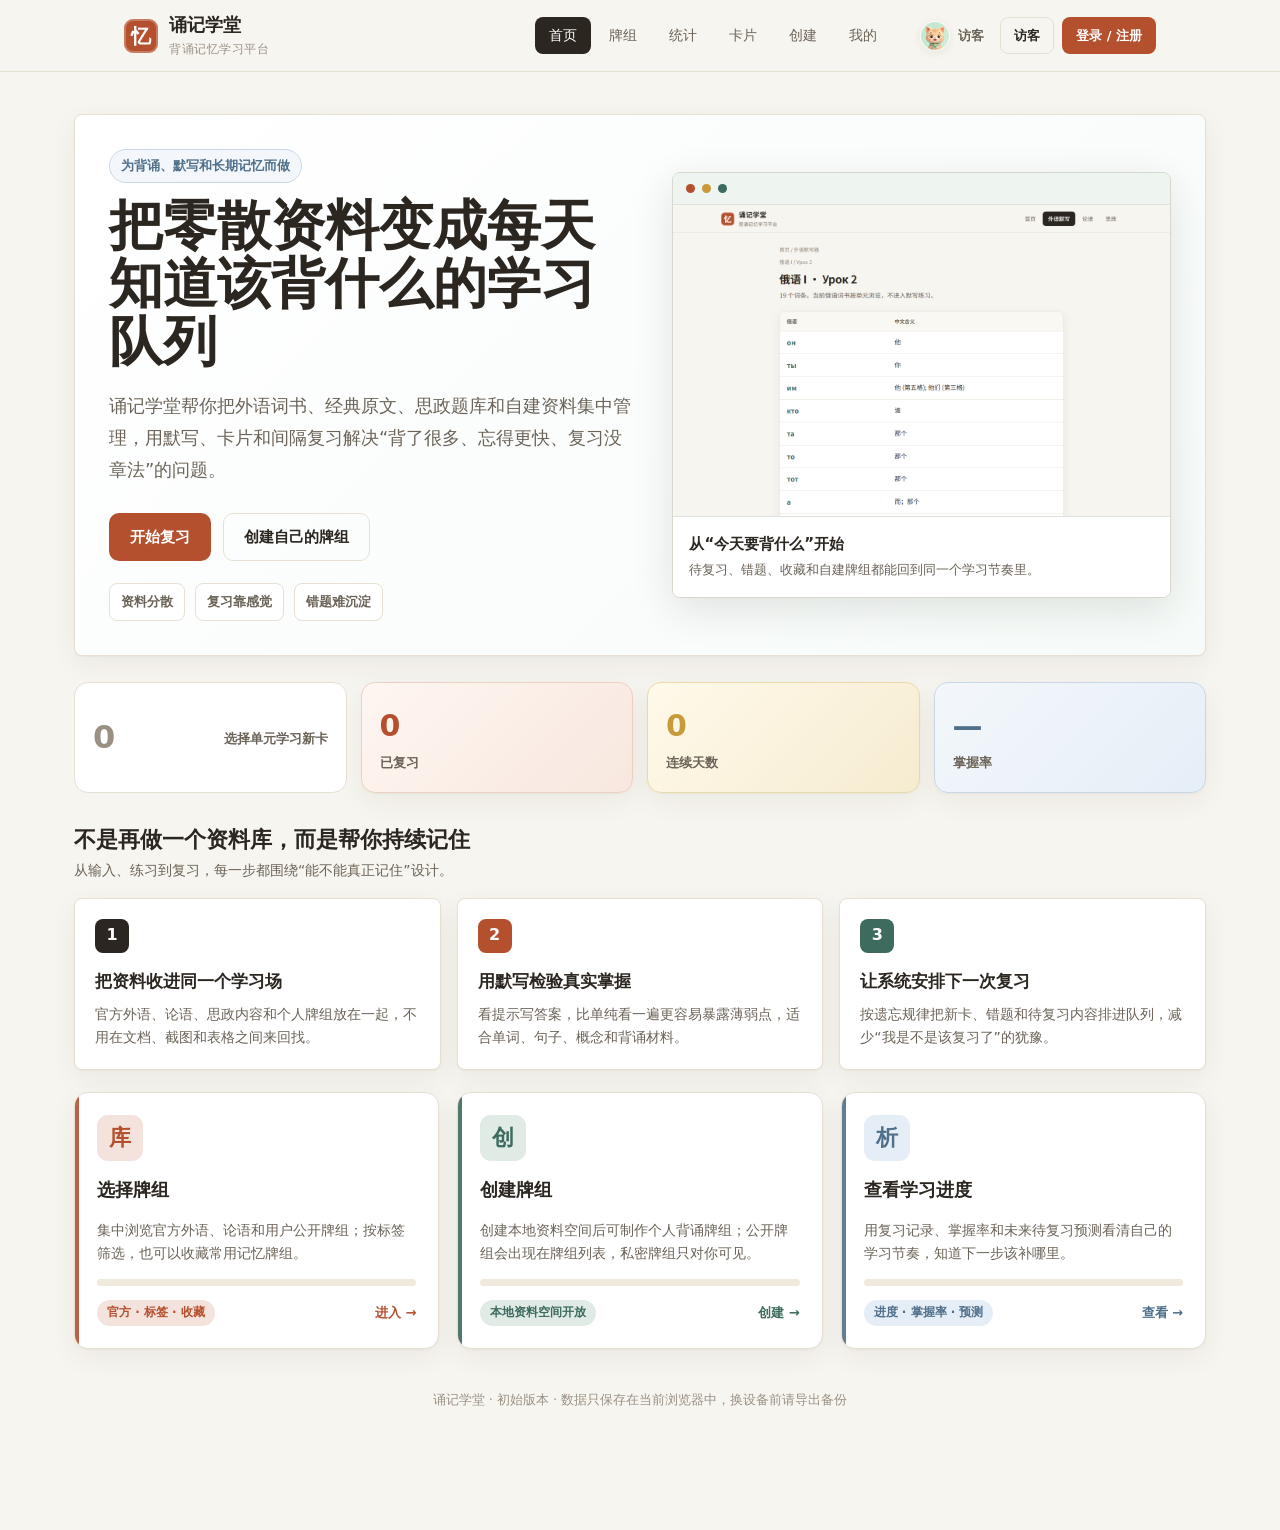
<file: index.html>
﻿<!doctype html>
<html lang="zh-CN">
  <head>
    <meta charset="UTF-8" />
    <meta name="viewport" content="width=device-width, initial-scale=1.0" />
    <title>诵记学堂 · 背诵记忆学习平台</title>
    <link rel="stylesheet" href="styles.css" />
  </head>
  <body>
    <header class="topbar" id="topbar"></header>

    <main class="wrap home-wrap">
      <section class="home-hero" aria-label="诵记学堂产品介绍">
        <div class="home-hero-copy">
          <span class="home-kicker">为背诵、默写和长期记忆而做</span>
          <h1>把零散资料变成每天知道该背什么的学习队列</h1>
          <p class="home-lead">诵记学堂帮你把外语词书、经典原文、思政题库和自建资料集中管理，用默写、卡片和间隔复习解决“背了很多、忘得更快、复习没章法”的问题。</p>
          <div class="home-actions" aria-label="首页快捷入口">
            <a class="btn primary" href="dictation.html">开始复习</a>
            <a class="btn ghost" href="create.html">创建自己的牌组</a>
          </div>
          <div class="pain-row" aria-label="用户痛点">
            <span>资料分散</span>
            <span>复习靠感觉</span>
            <span>错题难沉淀</span>
          </div>
        </div>

        <div class="home-preview" aria-label="产品界面预览">
          <div class="preview-toolbar">
            <span></span><span></span><span></span>
          </div>
          <img src="russian-desktop.png" alt="诵记学堂牌组练习界面预览" />
          <div class="preview-note">
            <strong>从“今天要背什么”开始</strong>
            <span>待复习、错题、收藏和自建牌组都能回到同一个学习节奏里。</span>
          </div>
        </div>
      </section>

      <section class="stats" aria-label="学习统计">
        <div class="stat srs-stat-entry">
          <button class="srs-stat-btn" id="homeSrsBtn" type="button">
            <div class="n">—</div><div class="l">今日待复习</div>
          </button>
        </div>
        <div class="stat stat-reviewed">
          <div class="n">—</div>
          <div class="l">已复习</div>
        </div>
        <div class="stat stat-streak">
          <div class="n">—</div>
          <div class="l">连续天数</div>
        </div>
        <div class="stat stat-retention">
          <div class="n">—</div>
          <div class="l">掌握率</div>
        </div>
      </section>

      <section class="home-section" aria-label="核心价值">
        <div class="section-title">
          <div>
            <h2>不是再做一个资料库，而是帮你持续记住</h2>
            <p>从输入、练习到复习，每一步都围绕“能不能真正记住”设计。</p>
          </div>
        </div>

        <div class="value-grid">
          <article class="value-card">
            <span class="value-mark">1</span>
            <h3>把资料收进同一个学习场</h3>
            <p>官方外语、论语、思政内容和个人牌组放在一起，不用在文档、截图和表格之间来回找。</p>
          </article>
          <article class="value-card">
            <span class="value-mark">2</span>
            <h3>用默写检验真实掌握</h3>
            <p>看提示写答案，比单纯看一遍更容易暴露薄弱点，适合单词、句子、概念和背诵材料。</p>
          </article>
          <article class="value-card">
            <span class="value-mark">3</span>
            <h3>让系统安排下一次复习</h3>
            <p>按遗忘规律把新卡、错题和待复习内容排进队列，减少“我是不是该复习了”的犹豫。</p>
          </article>
        </div>
      </section>

      <section class="grid grid-3" aria-label="学习模块">
        <a class="card mod-card" href="dictation.html" style="--tone:#b5502f;--tone-soft:#f3e3dc">
          <div class="icon">库</div>
          <h3>选择牌组</h3>
          <p>集中浏览官方外语、论语和用户公开牌组；按标签筛选，也可以收藏常用记忆牌组。</p>
          <div class="pbar"><i style="width:0%"></i></div>
          <div class="foot">
            <span class="chip tone">官方 · 标签 · 收藏</span>
            <span class="go">进入 →</span>
          </div>
        </a>

        <a class="card mod-card" href="create.html" style="--tone:#3d6b5e;--tone-soft:#e0ebe6">
          <div class="icon">创</div>
          <h3>创建牌组</h3>
          <p>创建本地资料空间后可制作个人背诵牌组；公开牌组会出现在牌组列表，私密牌组只对你可见。</p>
          <div class="pbar"><i style="width:0%"></i></div>
          <div class="foot">
            <span class="chip tone">本地资料空间开放</span>
            <span class="go">创建 →</span>
          </div>
        </a>

        <a class="card mod-card" href="stats.html" style="--tone:#4f6f8a;--tone-soft:#e5eef7">
          <div class="icon">析</div>
          <h3>查看学习进度</h3>
          <p>用复习记录、掌握率和未来待复习预测看清自己的学习节奏，知道下一步该补哪里。</p>
          <div class="pbar"><i style="width:0%"></i></div>
          <div class="foot">
            <span class="chip tone">进度 · 掌握率 · 预测</span>
            <span class="go">查看 →</span>
          </div>
        </a>
      </section>

      <p class="footer">诵记学堂 · 初始版本 · 数据只保存在当前浏览器中，换设备前请导出备份</p>
    </main>

    <script src="data/college-english-iv.js"></script>
    <script src="data/russian-wordbook.js"></script>
    <script src="data/lunyu-translations.js"></script>
    <script src="vendor/supabase.min.js"></script>
    <script src="supabase-config.js"></script>
    <script src="supabase-client.js"></script>
    <script src="srs.js"></script>
    <script src="app.js"></script>
  </body>
</html>
</file>
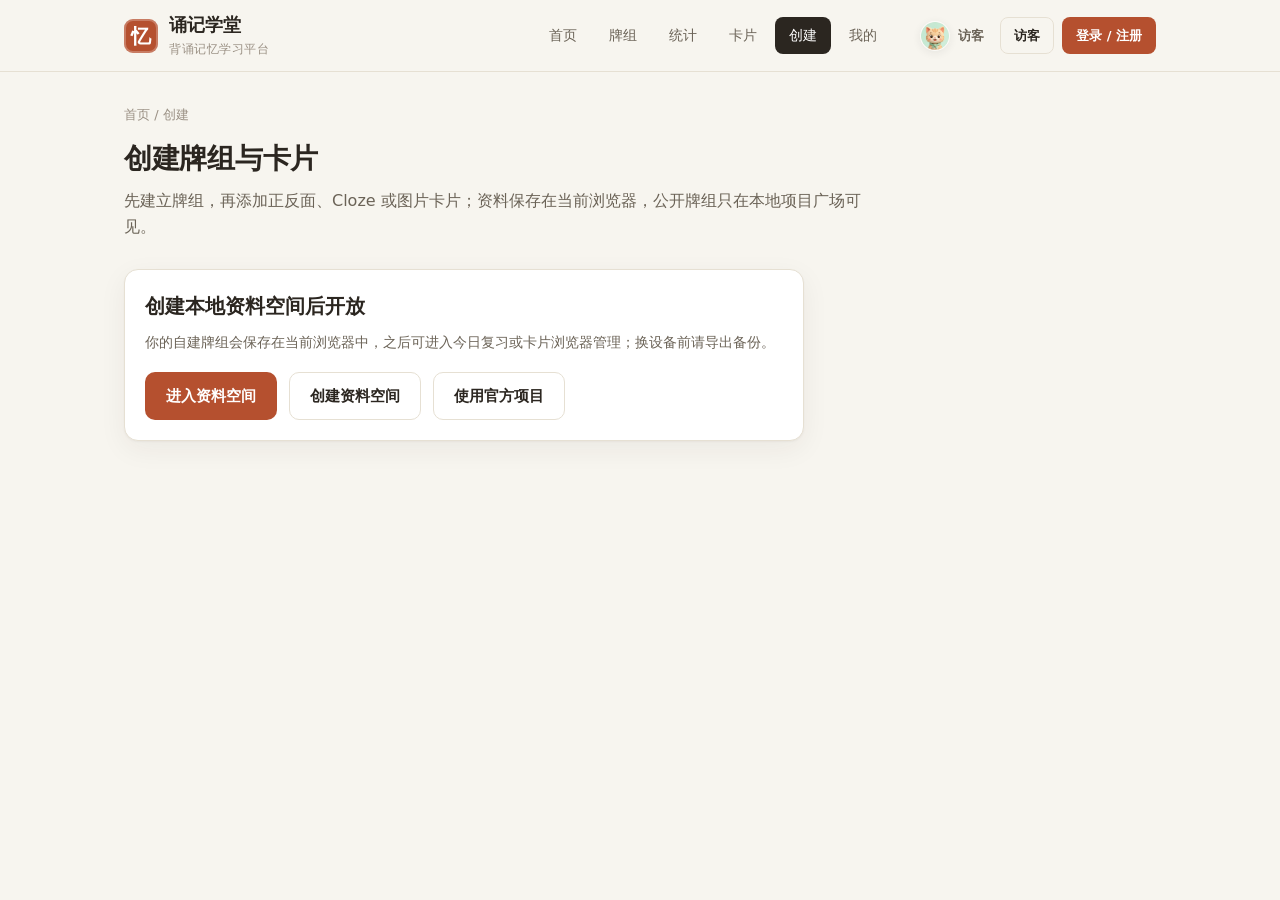
<file: create.html>
﻿<!doctype html>
<html lang="zh-CN">
  <head>
    <meta charset="UTF-8" />
    <meta name="viewport" content="width=device-width, initial-scale=1.0" />
    <title>创建牌组 · 诵记学堂</title>
    <link rel="stylesheet" href="styles.css" />
  </head>
  <body>
    <header class="topbar" id="topbar"></header>

    <main class="wrap" id="customProjectPage">
      <div class="crumb"><a href="index.html">首页</a> / 创建</div>

      <div class="page-head">
        <h1>创建牌组与卡片</h1>
        <p class="sub">先建立牌组，再添加正反面、Cloze 或图片卡片；资料保存在当前浏览器，公开牌组只在本地项目广场可见。</p>
      </div>

      <section id="customGate">
        <div class="card placeholder-card access-card">
          <h3>创建本地资料空间后开放</h3>
          <p>你的自建牌组会保存在当前浏览器中，之后可进入今日复习或卡片浏览器管理；换设备前请导出备份。</p>
          <div class="row">
            <button class="btn primary" id="customLoginBtn" type="button">进入资料空间</button>
            <button class="btn ghost" id="customRegisterBtn" type="button">创建资料空间</button>
            <a class="btn ghost" href="dictation.html">使用官方项目</a>
          </div>
        </div>
      </section>

      <section id="customWorkspace" hidden>
        <div class="stats compact-stats" id="customStats"></div>

        <div class="create-project-layout anki-create-layout">
          <form class="card placeholder-card create-form" id="customCreateForm">
            <div class="section-title">
              <h3 id="customCreateFormTitle">新建牌组</h3>
              <button class="link-button" id="cancelEditBtn" type="button" hidden>取消编辑</button>
            </div>
            <div class="field">
              <label>牌组名称</label>
              <input class="input" id="customBookName" placeholder="例如：马克思主义基本原理高频概念" required />
            </div>
            <div class="field">
              <label>可见范围</label>
              <div class="tag-row visibility-options" id="visibilityOptions">
                <label class="tag-pick active">
                  <input type="radio" name="visibility" value="private" checked />
                  私密
                </label>
                <label class="tag-pick">
                  <input type="radio" name="visibility" value="public" />
                  公开
                </label>
              </div>
            </div>
            <div class="field">
              <label>牌组标签</label>
              <div class="tag-row visibility-options" id="projectTagOptions"></div>
            </div>

            <div class="create-tabs">
              <input type="radio" id="createTabSmart" name="create-mode" hidden />
              <input type="radio" id="createTabManual" name="create-mode" checked hidden />

              <div class="create-tab-header" role="tablist">
                <label class="create-tab-label" for="createTabSmart">
                  <span class="tab-icon" aria-hidden="true">✨</span>
                  <span class="tab-title">智慧创建</span>
                  <span class="tab-badge">AI</span>
                </label>
                <label class="create-tab-label" for="createTabManual">
                  <span class="tab-icon" aria-hidden="true">✏️</span>
                  <span class="tab-title">手动添加</span>
                </label>
              </div>

              <div class="create-tab-panels">
                <div class="create-tab-panel" id="panelSmart">
                  <div class="smart-create-card">
                    <div class="smart-create-head">
                      <div class="smart-create-title">
                        <h4>AI 解析学习资料</h4>
                        <p class="smart-create-sub">自动从 Markdown 中提取问答对</p>
                      </div>
                      <span class="chip tone">Markdown → 问答卡</span>
                    </div>
                    <p class="hint-text">上传课程笔记、教材摘录或知识点 Markdown，大模型会自动提取核心概念、定义、对比和易错点，一键生成可练习牌组。</p>
                    <div class="smart-options-grid">
                      <div class="field">
                        <label>生成侧重点</label>
                        <select class="input" id="smartCreateFocus">
                          <option value="balanced">均衡覆盖</option>
                          <option value="exam">考试复习</option>
                          <option value="concept">概念理解</option>
                          <option value="cloze">主动回忆</option>
                        </select>
                      </div>
                      <div class="field">
                        <label>目标数量</label>
                        <input class="input" id="smartTargetCount" type="number" min="3" max="40" step="1" value="16" />
                      </div>
                    </div>
                    <div class="field">
                      <label>补充要求</label>
                      <textarea id="smartUserGuidance" rows="3" maxlength="500" placeholder="例如：更偏易错点；优先提取老师强调的定义；不要生成过长答案"></textarea>
                    </div>
                    <div class="field">
                      <label>上传学习资料</label>
                      <div class="smart-upload-row">
                        <button class="btn ghost" id="smartMarkdownPickBtn" type="button">选择 Markdown</button>
                        <span id="smartMarkdownFileName">尚未选择文件</span>
                      </div>
                      <input id="smartMarkdownInput" type="file" accept=".md,.markdown,text/markdown,text/plain" hidden />
                    </div>
                    <button class="btn primary full-btn" id="smartCreateBtn" type="button">生成并保存牌组</button>
                    <div id="smartCreateStatus" aria-live="polite"></div>
                  </div>
                </div>

                <div class="create-tab-panel" id="panelManual">
                  <div class="section-title">
                    <h4>添加卡片</h4>
                    <span id="draftCardCount">0 张待保存</span>
                  </div>
                  <div class="field">
                    <label>正面提示</label>
                    <textarea id="cardFront" rows="3" placeholder="例如：主动性；倡议"></textarea>
                  </div>
                  <div class="row">
                    <button class="btn ghost" id="insertClozeBtn" type="button">插入 Cloze</button>
                    <button class="btn ghost" id="frontImageBtn" type="button">正面图片</button>
                    <button class="btn ghost" id="backImageBtn" type="button">背面图片</button>
                    <button class="btn ghost" id="extraImageBtn" type="button">补充图片</button>
                  </div>
                  <input id="frontImageInput" type="file" accept="image/*" hidden />
                  <input id="backImageInput" type="file" accept="image/*" hidden />
                  <input id="extraImageInput" type="file" accept="image/*" hidden />
                  <div class="field">
                    <label>背面答案</label>
                    <input class="input" id="cardBack" placeholder="例如：initiative" />
                  </div>
                  <div class="field">
                    <label>补充信息 / 词性</label>
                    <input class="input" id="cardExtra" placeholder="例如：n. / 主动采取行动的能力" />
                  </div>
                  <div id="customCreateFeedback"></div>
                  <div class="create-form-actions">
                    <button class="btn btn-secondary" id="addDraftCardBtn" type="button">添加到待保存卡片</button>
                    <button class="btn primary" id="customSubmitBtn" type="submit">保存牌组并上架</button>
                  </div>
                </div>
              </div>
            </div>
          </form>

          <section class="anki-side-panel">
            <div class="card placeholder-card anki-preview-card">
              <div class="section-title">
                <h3>卡片预览</h3>
                <span>正面 / 背面</span>
              </div>
              <div class="anki-preview-grid">
                <article class="anki-face">
                  <span>正面</span>
                  <strong id="previewFront">正面提示会显示在这里</strong>
                </article>
                <article class="anki-face back">
                  <span>背面</span>
                  <strong id="previewBack">背面答案</strong>
                  <p id="previewExtra">补充信息会显示在这里</p>
                </article>
              </div>
            </div>

            <div class="draft-panel">
              <div class="draft-panel-head">
                <div class="draft-panel-title">
                  <h2>待保存卡片</h2>
                  <span class="draft-badge" id="draftBadge">0</span>
                </div>
                <div class="draft-panel-actions">
                  <button class="link-button" id="draftCollapseBtn" type="button" hidden>收起</button>
                  <button class="link-button danger" id="draftClearBtn" type="button" disabled>清空</button>
                </div>
              </div>
              <p class="sub draft-panel-sub">确认正反面无误后保存为一个可练习牌组。列表可滚动，大量卡片也不会撑开页面。</p>
              <div class="word-list draft-card-list" id="draftCardList"></div>
            </div>

            <div class="page-head mini-head">
              <h2>已上架牌组</h2>
              <p class="sub">公开牌组会出现在所有人的项目广场中，私密牌组只对你可见。</p>
            </div>
            <div class="word-list" id="customBookList"></div>
          </section>
        </div>
      </section>
    </main>

    <script src="vendor/supabase.min.js"></script>
    <script src="supabase-config.js"></script>
    <script src="supabase-client.js"></script>
    <script src="srs.js"></script>
    <script src="app.js"></script>
  </body>
</html>
</file>
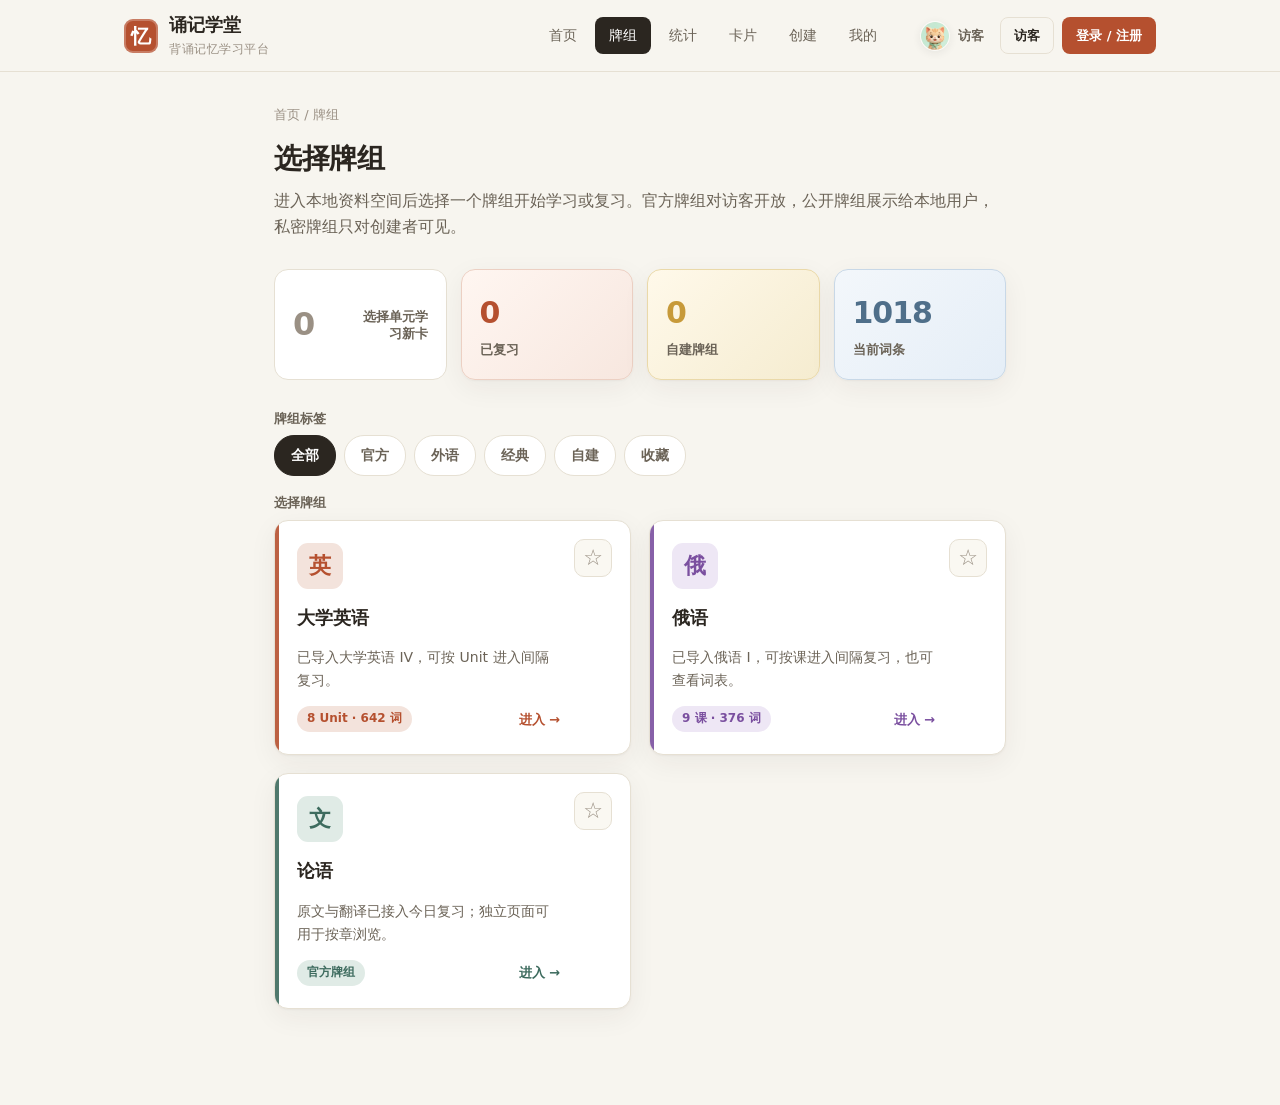
<file: dictation.html>
﻿<!doctype html>
<html lang="zh-CN">
  <head>
    <meta charset="UTF-8" />
    <meta name="viewport" content="width=device-width, initial-scale=1.0" />
    <title>牌组 · 诵记学堂</title>
    <link rel="stylesheet" href="styles.css" />
  </head>
  <body>
    <header class="topbar" id="topbar"></header>

    <main class="wrap wrap-narrow">
      <div class="crumb"><a href="index.html">首页</a> / 牌组</div>

      <section id="languageSetup">
        <div class="page-head">
          <h1>选择牌组</h1>
          <p class="sub">进入本地资料空间后选择一个牌组开始学习或复习。官方牌组对访客开放，公开牌组展示给本地用户，私密牌组只对创建者可见。</p>
        </div>

        <div class="stats compact-stats" id="projectStats"></div>

        <div class="field">
          <label>牌组标签</label>
          <div class="tag-row project-tag-row" id="projectTagFilters"></div>
        </div>

        <div class="field">
          <label>选择牌组</label>
          <div class="grid grid-2" id="languageList"></div>
        </div>
      </section>

      <section id="unitSetup" hidden>
        <div class="crumb"><button class="link-button" id="backToLanguagesBtn" type="button">牌组</button> / <span id="languageCrumb">大学英语</span></div>

        <div class="page-head">
          <h1 id="languageTitle">大学英语 IV</h1>
          <p class="sub" id="languageIntro">选择具体单元后进入 SRS 复习；系统会自动安排新卡和到期卡。</p>
        </div>

        <div class="stats compact-stats" id="bookStats"></div>

        <div class="library-tools" id="libraryTools">
          <button class="tool-button" id="openFavoritesBtn" type="button">
            <span class="tool-icon">☆</span>
            <span><b>收藏单词</b><small id="favoriteCount">0 个</small></span>
          </button>
          <button class="tool-button" id="openWrongsBtn" type="button">
            <span class="tool-icon">!</span>
            <span><b>错题集</b><small id="wrongCount">0 个</small></span>
          </button>
        </div>

        <div class="field">
          <label>选择单元</label>
          <div class="grid grid-2 unit-grid" id="unitList"></div>
        </div>

        <div class="card placeholder-card" id="trainerOptions" hidden>
          <div class="field">
            <label>专项练习方向</label>
            <div class="tag-row" id="directionTags">
              <button class="tag-pick active" data-direction="dictation" type="button">看中文 → 写英文</button>
              <button class="tag-pick" data-direction="anki" type="button">看英文 → 记中文</button>
            </div>
          </div>
          <div class="field" style="margin-bottom:0">
            <label>顺序</label>
            <div class="tag-row" id="orderTags">
              <button class="tag-pick active" data-order="shuffle" type="button">乱序</button>
              <button class="tag-pick" data-order="seq" type="button">顺序</button>
            </div>
          </div>
        </div>

        <p class="hint-text" id="setupHint" style="margin-top:14px">点击一个单元即可开始 SRS 复习。</p>
      </section>

      <section id="wordViewer" hidden>
        <div class="crumb"><button class="link-button" id="backToUnitsFromViewerBtn" type="button">俄语 I</button> / <span id="viewerCrumb">Урок</span></div>

        <div class="page-head compact-head">
          <div>
            <h1 id="viewerTitle">俄语单词</h1>
            <p class="sub" id="viewerIntro"></p>
          </div>
        </div>

        <div class="word-table-card">
          <table class="word-table">
            <thead>
              <tr>
                <th>俄语</th>
                <th>中文含义</th>
              </tr>
            </thead>
            <tbody id="viewerWordList"></tbody>
          </table>
        </div>
      </section>

      <section id="ankiTrainer" class="trainer" hidden>
        <div class="row between" style="margin-bottom:16px">
          <span class="chip tone" id="ankiUnitName"></span>
          <span class="hint-text" id="ankiCounter"></span>
        </div>
        <div class="pbar" style="margin-bottom:24px"><i id="ankiPbar" style="width:0%"></i></div>

        <div class="anki-card-stage" id="ankiCardStage">
          <div class="anki-card" id="ankiCard">
            <div class="anki-face anki-front">
              <div class="prompt-actions">
                <button class="icon-button" id="ankiFavoriteBtn" type="button" aria-label="收藏当前单词" title="收藏当前单词">☆</button>
              </div>
              <div class="qlabel" id="ankiFrontLabel">俄语单词</div>
              <div class="qword" id="ankiFrontText"></div>
              <div class="qhint" id="ankiFrontHint">在脑中回忆答案后点击查看</div>
            </div>
            <div class="anki-face anki-back">
              <div class="qlabel" id="ankiBackLabel">中文释义</div>
              <div class="qword" id="ankiBackText"></div>
              <div class="qextra" id="ankiBackExtra" hidden></div>
            </div>
          </div>
        </div>

        <div class="anki-nav-row">
          <button class="btn ghost anki-nav" id="ankiPrevBtn" type="button" aria-label="上一张" title="上一张">← 上一张</button>
          <div class="anki-nav-hint" id="ankiNavHint"></div>
          <button class="btn ghost anki-nav" id="ankiNextBtn" type="button" aria-label="下一张" title="下一张">下一张 →</button>
        </div>

        <div class="anki-action-bar" id="ankiPreFlip">
          <button class="btn primary" id="ankiFlipBtn" type="button">显示答案</button>
          <button type="button" class="btn ghost" id="ankiSkipBtn">跳过</button>
          <div class="spacer"></div>
          <button type="button" class="btn ghost" id="ankiQuitBtn">结束</button>
        </div>

        <div class="anki-ratings" id="ankiRatings" hidden>
          <button class="anki-rate-btn again" data-rate="again" type="button">
            <span class="rate-label">再看</span>
            <span class="rate-hint">重复本卡</span>
          </button>
          <button class="anki-rate-btn hard" data-rate="hard" type="button">
            <span class="rate-label">困难</span>
            <span class="rate-hint">想了很久</span>
          </button>
          <button class="anki-rate-btn good" data-rate="good" type="button">
            <span class="rate-label">良好</span>
            <span class="rate-hint">记起来了</span>
          </button>
          <button class="anki-rate-btn easy" data-rate="easy" type="button">
            <span class="rate-label">简单</span>
            <span class="rate-hint">秒记</span>
          </button>
        </div>
      </section>

      <section id="ankiResult" hidden>
        <div class="prompt-card">
          <div class="qlabel">本轮完成</div>
          <div class="qword" id="ankiScoreBig"></div>
          <div class="qhint" id="ankiScoreText"></div>
          <div class="anki-rating-summary" id="ankiRatingSummary"></div>
        </div>
        <div class="row" style="justify-content:center">
          <button class="btn primary" id="ankiAgainBtn" type="button">再练一轮</button>
          <button class="btn ghost" id="ankiReviewBtn" hidden type="button">只练需复习</button>
          <button class="btn ghost" id="ankiChangeUnitBtn" type="button">换课程</button>
          <button class="btn ghost" id="ankiChangeLanguageBtn" type="button">换牌组</button>
        </div>
      </section>

      <!-- SRS 间隔复习训练器 -->
      <section id="srsReview" class="trainer" hidden>
        <div class="crumb"><button class="link-button" id="srsBackBtn" type="button">牌组</button> / 今日复习</div>

        <div class="row between" style="margin-bottom:16px">
          <span class="chip tone" id="srsDeckName" style="--tone:#5a7a9f;--tone-soft:#e3ecf5">今日复习</span>
          <span class="hint-text" id="srsCounter"></span>
        </div>
        <div class="pbar" style="--tone:#5a7a9f;margin-bottom:24px"><i id="srsPbar" style="width:0%"></i></div>

        <div class="anki-card-stage" id="srsCardStage">
          <div class="anki-card" id="srsCard">
            <div class="anki-face anki-front srs-front-face">
              <div class="prompt-actions srs-prompt-actions" hidden>
                <button class="srs-action-button srs-favorite-action" id="srsFavoriteBtn" type="button" aria-label="收藏当前卡片" title="收藏当前卡片">
                  <span class="srs-action-icon">☆</span><span>收藏</span>
                </button>
                <div class="srs-manage-actions" aria-label="卡片管理">
                  <button class="srs-action-button" id="srsBuryBtn" type="button" aria-label="搁置到明天" title="搁置到明天">
                    <span class="srs-action-icon">↷</span><span>明天再看</span>
                  </button>
                  <button class="srs-action-button" id="srsSuspendBtn" type="button" aria-label="暂停卡片" title="暂停卡片">
                    <span class="srs-action-icon">Ⅱ</span><span>暂停</span>
                  </button>
                  <button class="srs-action-button flag-red" id="srsFlagRedBtn" type="button" aria-label="标记为红色" title="标记为红色">
                    <span class="flag-dot"></span><span>红</span>
                  </button>
                  <button class="srs-action-button flag-orange" id="srsFlagOrangeBtn" type="button" aria-label="标记为橙色" title="标记为橙色">
                    <span class="flag-dot"></span><span>橙</span>
                  </button>
                  <button class="srs-action-button flag-green" id="srsFlagGreenBtn" type="button" aria-label="标记为绿色" title="标记为绿色">
                    <span class="flag-dot"></span><span>绿</span>
                  </button>
                  <button class="srs-action-button flag-blue" id="srsFlagBlueBtn" type="button" aria-label="标记为蓝色" title="标记为蓝色">
                    <span class="flag-dot"></span><span>蓝</span>
                  </button>
                </div>
              </div>
              <div class="qlabel" id="srsFrontLabel">正面</div>
              <div class="qword" id="srsFrontText"></div>
              <div class="qhint" id="srsFrontHint">在脑中回忆答案后点击查看</div>
            </div>
            <div class="anki-face anki-back">
              <div class="qlabel" id="srsBackLabel">背面</div>
              <div class="qword" id="srsBackText"></div>
              <div class="qextra" id="srsBackExtra" hidden></div>
            </div>
          </div>
        </div>

        <div class="anki-nav-row" hidden>
          <button class="btn ghost anki-nav" id="srsPrevBtn" type="button" aria-label="上一张" title="上一张">← 上一张</button>
          <div class="anki-nav-hint" id="srsNavHint"></div>
          <button class="btn ghost anki-nav" id="srsNextBtn" type="button" aria-label="下一张" title="下一张">下一张 →</button>
        </div>

        <div class="anki-action-bar" id="srsPreFlip">
          <button class="btn primary" id="srsFlipBtn" type="button">显示答案</button>
          <div class="spacer"></div>
          <button type="button" class="btn ghost" id="srsUndoBtn" disabled hidden>撤销</button>
          <button type="button" class="btn ghost" id="srsMoreBtn" hidden>更多</button>
          <button type="button" class="btn ghost" id="srsHelpBtn" hidden>快捷键</button>
          <button type="button" class="btn ghost" id="srsQuitBtn">结束复习</button>
        </div>

        <div class="anki-ratings" id="srsRatings" hidden>
          <button class="anki-rate-btn again" data-srs-rate="again" type="button">
            <span class="rate-label">再看</span>
            <span class="rate-interval" id="srsAgainInterval"></span>
          </button>
          <button class="anki-rate-btn hard" data-srs-rate="hard" type="button">
            <span class="rate-label">困难</span>
            <span class="rate-interval" id="srsHardInterval"></span>
          </button>
          <button class="anki-rate-btn good" data-srs-rate="good" type="button">
            <span class="rate-label">良好</span>
            <span class="rate-interval" id="srsGoodInterval"></span>
          </button>
          <button class="anki-rate-btn easy" data-srs-rate="easy" type="button">
            <span class="rate-label">简单</span>
            <span class="rate-interval" id="srsEasyInterval"></span>
          </button>
        </div>

        <div class="srs-more-panel" id="srsMorePanel" hidden>
          <button class="btn ghost" id="srsInfoBtn" type="button">卡片信息</button>
          <button class="btn ghost" id="srsEditBtn" type="button">编辑当前卡</button>
          <button class="btn ghost" id="srsDueBtn" type="button">设置到期</button>
          <button class="btn ghost" id="srsResetBtn" type="button">重置进度</button>
          <button class="btn danger" id="srsDeleteBtn" type="button">删除调度</button>
        </div>

        <div class="srs-modal" id="srsPanelModal" hidden>
          <div class="srs-modal-card">
            <div class="section-title">
              <h3 id="srsPanelTitle">卡片</h3>
              <button class="icon-button" id="srsPanelCloseBtn" type="button" aria-label="关闭">×</button>
            </div>
            <div id="srsPanelBody"></div>
          </div>
        </div>
      </section>

      <!-- SRS 复习完成结果 -->
      <section id="srsResult" hidden>
        <div class="prompt-card">
          <div class="qlabel">今日复习完成</div>
          <div class="qword" id="srsScoreBig"></div>
          <div class="qhint" id="srsScoreText"></div>
          <div class="anki-rating-summary" id="srsRatingSummary"></div>
        </div>
        <div class="row" style="justify-content:center">
          <button class="btn primary" id="srsContinueBtn" type="button">继续复习</button>
          <button class="btn ghost" id="srsToPlazaBtn" type="button">返回牌组</button>
        </div>
      </section>

      <section id="wordCollection" hidden>
        <div class="crumb"><button class="link-button" id="backToUnitsFromCollectionBtn" type="button">大学英语 IV</button> / <span id="collectionCrumb">收藏单词</span></div>

        <div class="page-head compact-head">
          <div>
            <h1 id="collectionTitle">收藏单词</h1>
            <p class="sub" id="collectionIntro"></p>
          </div>
          <button class="btn primary" id="practiceCollectionBtn" type="button">专项巩固</button>
        </div>

        <div class="word-list" id="collectionList"></div>
      </section>

      <section id="trainer" class="trainer" hidden>
        <div class="row between" style="margin-bottom:16px">
          <span class="chip tone" id="unitName" style="--tone:#b5502f;--tone-soft:#f3e3dc"></span>
          <span class="hint-text" id="counter"></span>
        </div>
        <div class="pbar" style="--tone:#b5502f;margin-bottom:24px"><i id="pbar" style="width:0%"></i></div>

        <div id="feedback"></div>

        <div class="prompt-card">
          <div class="prompt-actions">
            <button class="icon-button" id="favoriteToggleBtn" type="button" aria-label="收藏当前单词" title="收藏当前单词">☆</button>
          </div>
          <div class="qlabel">中文释义</div>
          <div class="qword" id="promptText"></div>
          <div class="qhint" id="promptMeta"></div>
          <div class="reveal" id="reveal" hidden>
            <div class="ans" id="answerText"></div>
            <div class="extra" id="answerExtra"></div>
          </div>
        </div>

        <form id="answerForm">
          <input
            class="input big"
            id="answerInput"
            autocomplete="off"
            autocapitalize="off"
            spellcheck="false"
            placeholder="输入英文单词，回车提交"
          />
          <div class="row" style="margin-top:16px">
            <button type="submit" class="btn primary" id="submitBtn">提交</button>
            <button type="button" class="btn ghost" id="revealBtn">不会，看答案</button>
            <button type="button" class="btn ghost" id="skipBtn">跳过</button>
            <div class="spacer"></div>
            <button type="button" class="btn ghost" id="quitBtn">结束</button>
          </div>
        </form>
      </section>

      <section id="result" hidden>
        <div class="prompt-card">
          <div class="qlabel">本轮完成</div>
          <div class="qword" id="scoreBig"></div>
          <div class="qhint" id="scoreText"></div>
        </div>
        <div class="row" style="justify-content:center">
          <button class="btn primary" id="againBtn" type="button">再练一轮</button>
          <button class="btn ghost" id="wrongOnlyBtn" hidden type="button">只练错词</button>
          <button class="btn ghost" id="changeUnitBtn" type="button">换 Unit</button>
          <button class="btn ghost" id="changeLanguageBtn" type="button">换语言</button>
        </div>
      </section>
    </main>

    <script src="data/college-english-iv.js"></script>
    <script src="data/russian-wordbook.js"></script>
    <script src="data/lunyu-translations.js"></script>
    <script src="vendor/supabase.min.js"></script>
    <script src="supabase-config.js"></script>
    <script src="supabase-client.js"></script>
    <script src="srs.js"></script>
    <script src="app.js"></script>
  </body>
</html>
</file>
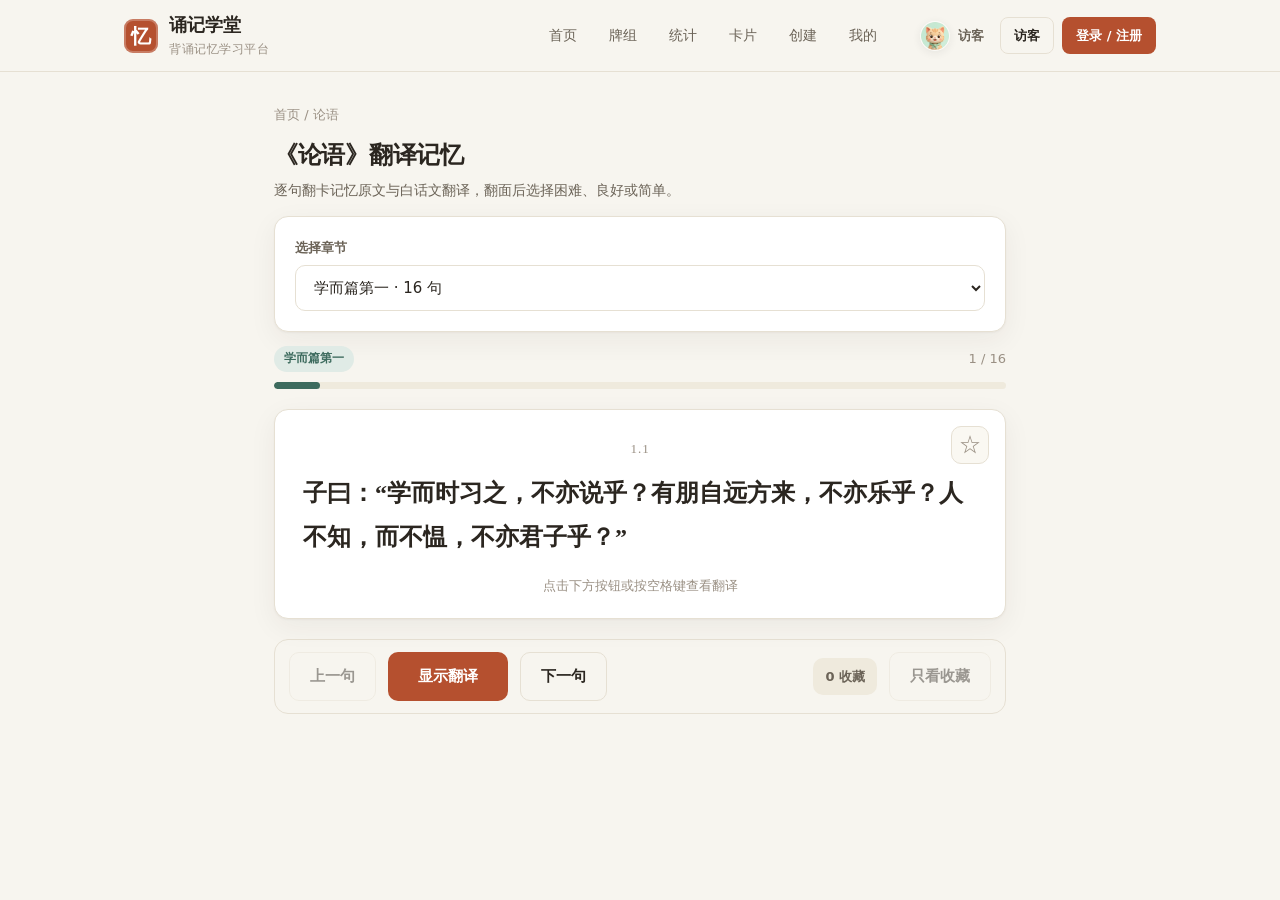
<file: lunyu.html>
﻿<!doctype html>
<html lang="zh-CN">
  <head>
    <meta charset="UTF-8" />
    <meta name="viewport" content="width=device-width, initial-scale=1.0" />
    <title>论语翻译记忆 · 诵记学堂</title>
    <link rel="stylesheet" href="styles.css" />
  </head>
  <body>
    <header class="topbar" id="topbar"></header>

    <main class="wrap wrap-narrow" id="lunyuPage">
      <div class="crumb"><a href="index.html">首页</a> / 论语</div>

      <div class="page-head lunyu-page-head">
        <h1>《论语》翻译记忆</h1>
        <p class="sub">逐句翻卡记忆原文与白话文翻译，翻面后选择困难、良好或简单。</p>
      </div>

      <section class="card placeholder-card lunyu-controls">
        <div class="field" style="margin-bottom:0">
          <label for="lunyuChapterSelect">选择章节</label>
          <select id="lunyuChapterSelect"></select>
        </div>
      </section>

      <section class="lunyu-session" aria-label="论语翻译记忆">
        <div class="row between lunyu-session-head">
          <span class="chip tone" id="lunyuChapterLabel" style="--tone:#3d6b5e;--tone-soft:#e0ebe6"></span>
          <span class="hint-text" id="lunyuCounter"></span>
        </div>
        <div class="pbar" style="--tone:#3d6b5e;margin-bottom:20px"><i id="lunyuProgress" style="width:0%"></i></div>

        <article class="card prompt-card verse lunyu-card" id="lunyuCard">
          <div class="prompt-actions">
            <button class="icon-button" id="lunyuFavoriteBtn" type="button" aria-label="收藏当前句子" title="收藏当前句子">☆</button>
          </div>
          <div class="qlabel" id="lunyuSentenceId"></div>
          <div class="qword orig" id="lunyuOriginal"></div>

          <div class="lunyu-reveal-area" id="lunyuRevealArea" hidden>
            <div class="reveal">
              <div class="qlabel">白话文翻译</div>
              <p class="lunyu-translation" id="lunyuTranslation"></p>
            </div>
          </div>

          <div class="lunyu-card-foot" id="lunyuCardFoot">
            <span class="hint-text" id="lunyuCardState">点击下方按钮或按空格键查看翻译</span>
          </div>
        </article>

        <div class="anki-ratings" id="lunyuGradePanel" hidden>
          <button class="anki-rate-btn again" data-grade="again" type="button">
            <span class="rate-label">再看</span>
            <span class="rate-hint">重复本句 · 1</span>
          </button>
          <button class="anki-rate-btn hard" data-grade="hard" type="button">
            <span class="rate-label">困难</span>
            <span class="rate-hint">想了很久 · 2</span>
          </button>
          <button class="anki-rate-btn good" data-grade="good" type="button">
            <span class="rate-label">良好</span>
            <span class="rate-hint">记起来了 · 3</span>
          </button>
          <button class="anki-rate-btn easy" data-grade="easy" type="button">
            <span class="rate-label">简单</span>
            <span class="rate-hint">秒记 · 4</span>
          </button>
        </div>

        <div class="row lunyu-nav">
          <button class="btn ghost" id="lunyuPrevBtn" type="button">上一句</button>
          <button class="btn primary" id="lunyuRevealBtn" type="button">显示翻译</button>
          <button class="btn ghost" id="lunyuNextBtn" type="button">下一句</button>
          <div class="spacer"></div>
          <span class="chip" id="lunyuFavoriteCount">0 收藏</span>
          <button class="btn ghost" id="lunyuFavoritesOnlyBtn" type="button">只看收藏</button>
          <button class="btn ghost" id="lunyuAllBtn" type="button" hidden>返回全章</button>
        </div>
      </section>
    </main>

    <script src="data/lunyu-translations.js"></script>
    <script src="vendor/supabase.min.js"></script>
    <script src="supabase-config.js"></script>
    <script src="supabase-client.js"></script>
    <script src="srs.js"></script>
    <script src="app.js"></script>
  </body>
</html>
</file>
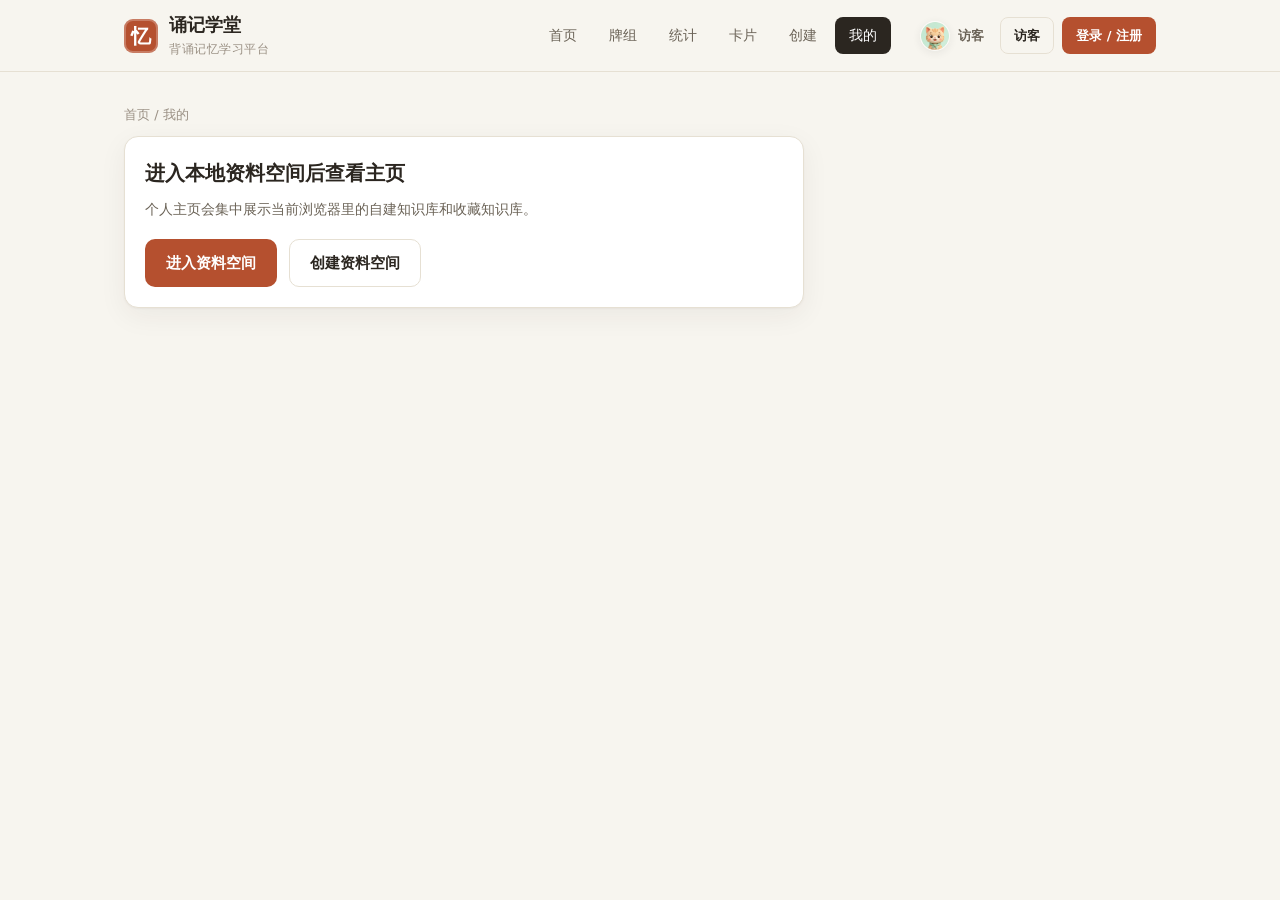
<file: profile.html>
﻿<!doctype html>
<html lang="zh-CN">
  <head>
    <meta charset="UTF-8" />
    <meta name="viewport" content="width=device-width, initial-scale=1.0" />
    <title>我的主页 · 诵记学堂</title>
    <link rel="stylesheet" href="styles.css" />
  </head>
  <body>
    <header class="topbar" id="topbar"></header>

    <main class="wrap" id="profilePage">
      <div class="crumb"><a href="index.html">首页</a> / 我的</div>

      <section id="profileGate">
        <div class="card placeholder-card access-card">
          <h3>进入本地资料空间后查看主页</h3>
          <p>个人主页会集中展示当前浏览器里的自建知识库和收藏知识库。</p>
          <div class="row">
            <button class="btn primary" id="profileLoginBtn" type="button">进入资料空间</button>
            <button class="btn ghost" id="profileRegisterBtn" type="button">创建资料空间</button>
          </div>
        </div>
      </section>

      <section id="profileWorkspace" hidden>
        <div class="profile-hero card">
          <img class="avatar xl" id="profileAvatar" alt="用户头像" />
          <div>
            <p class="hint-text">我的主页</p>
            <h1 id="profileName">用户</h1>
            <p class="sub" id="profileIntro">管理你的知识库和收藏。</p>
          </div>
        </div>

        <div class="stats compact-stats" id="profileStats"></div>

        <section class="profile-ai-settings card placeholder-card">
          <div class="section-title">
            <h2>智慧创建 API</h2>
            <span id="aiConfigState">未配置</span>
          </div>
          <p class="sub">API Key 只保存在当前浏览器，用于智慧创建时通过后端代理调用模型。</p>
          <form id="aiConfigForm">
            <div class="field">
              <label>服务商</label>
              <select id="aiProvider">
                <option value="openai">ChatGPT / OpenAI</option>
                <option value="deepseek">DeepSeek</option>
                <option value="anthropic">Claude / Anthropic</option>
              </select>
            </div>
            <div class="field">
              <label>API Key</label>
              <input class="input" id="aiApiKey" type="password" autocomplete="off" placeholder="sk-..." />
            </div>
            <div class="field">
              <label>模型</label>
              <input class="input" id="aiModel" placeholder="gpt-4.1-mini" />
            </div>
            <div class="row">
              <button class="btn primary" type="submit">保存配置</button>
              <button class="btn ghost" id="aiServiceCheckBtn" type="button">检查后端代理</button>
              <button class="btn ghost" id="aiConfigClearBtn" type="button">清除配置</button>
            </div>
          </form>
          <div id="aiConfigFeedback"></div>
        </section>

        <section>
          <div class="page-head mini-head">
            <h2>我创建的知识库</h2>
            <p class="sub">可以查看、编辑或删除自己创建的牌组。</p>
          </div>
          <div class="word-list" id="profileBookList"></div>
        </section>

        <section class="profile-favorites">
          <div class="page-head mini-head compact-head">
            <div>
              <h2>我收藏的知识库</h2>
              <p class="sub">在项目广场点星标收藏的知识库会汇总在这里。</p>
            </div>
            <a class="btn ghost" href="dictation.html">去项目广场</a>
          </div>
          <div class="grid grid-2" id="profileFavoriteList"></div>
        </section>
      </section>
    </main>

    <script src="data/college-english-iv.js"></script>
    <script src="data/russian-wordbook.js"></script>
    <script src="data/lunyu-translations.js"></script>
    <script src="vendor/supabase.min.js"></script>
    <script src="supabase-config.js"></script>
    <script src="supabase-client.js"></script>
    <script src="srs.js"></script>
    <script src="app.js"></script>
  </body>
</html>
</file>
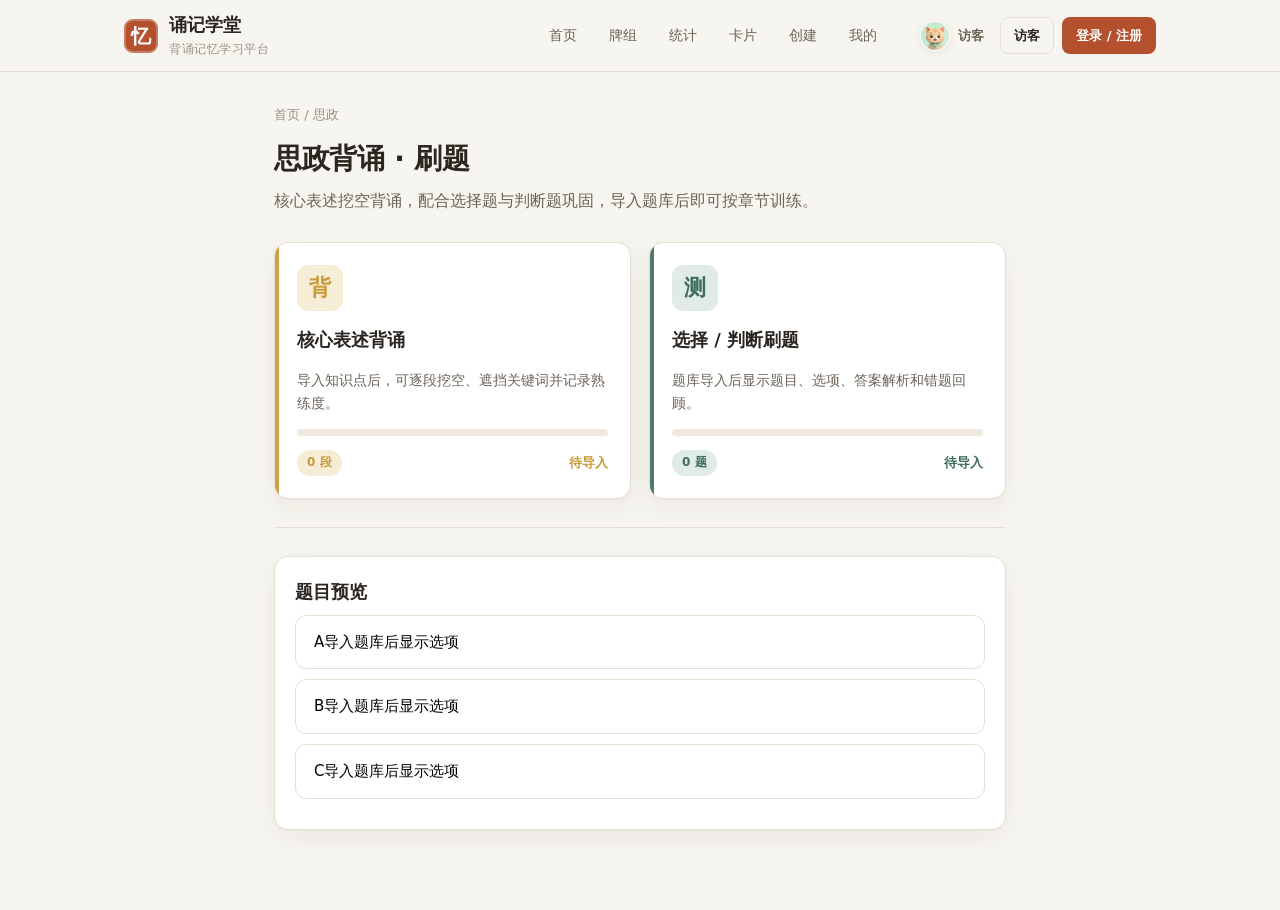
<file: sizheng.html>
﻿<!doctype html>
<html lang="zh-CN">
  <head>
    <meta charset="UTF-8" />
    <meta name="viewport" content="width=device-width, initial-scale=1.0" />
    <title>思政背诵与刷题 · 诵记学堂</title>
    <link rel="stylesheet" href="styles.css" />
  </head>
  <body>
    <header class="topbar" id="topbar"></header>

    <main class="wrap wrap-narrow">
      <div class="crumb"><a href="index.html">首页</a> / 思政</div>

      <div class="page-head">
        <h1>思政背诵 · 刷题</h1>
        <p class="sub">核心表述挖空背诵，配合选择题与判断题巩固，导入题库后即可按章节训练。</p>
      </div>

      <section class="grid grid-2">
        <a class="card mod-card" href="#" style="--tone:#c79a3a;--tone-soft:#f6edd6">
          <div class="icon">背</div>
          <h3>核心表述背诵</h3>
          <p>导入知识点后，可逐段挖空、遮挡关键词并记录熟练度。</p>
          <div class="pbar"><i style="width:0%"></i></div>
          <div class="foot"><span class="chip tone">0 段</span><span class="go">待导入</span></div>
        </a>

        <a class="card mod-card" href="#" style="--tone:#3d6b5e;--tone-soft:#e0ebe6">
          <div class="icon">测</div>
          <h3>选择 / 判断刷题</h3>
          <p>题库导入后显示题目、选项、答案解析和错题回顾。</p>
          <div class="pbar"><i style="width:0%"></i></div>
          <div class="foot"><span class="chip tone">0 题</span><span class="go">待导入</span></div>
        </a>
      </section>

      <div class="divider"></div>

      <section class="card placeholder-card">
        <h3>题目预览</h3>
        <button class="quiz-opt" type="button"><span class="k">A</span>导入题库后显示选项</button>
        <button class="quiz-opt" type="button"><span class="k">B</span>导入题库后显示选项</button>
        <button class="quiz-opt" type="button"><span class="k">C</span>导入题库后显示选项</button>
      </section>
    </main>

    <script src="vendor/supabase.min.js"></script>
    <script src="supabase-config.js"></script>
    <script src="supabase-client.js"></script>
    <script src="srs.js"></script>
    <script src="app.js"></script>
  </body>
</html>
</file>
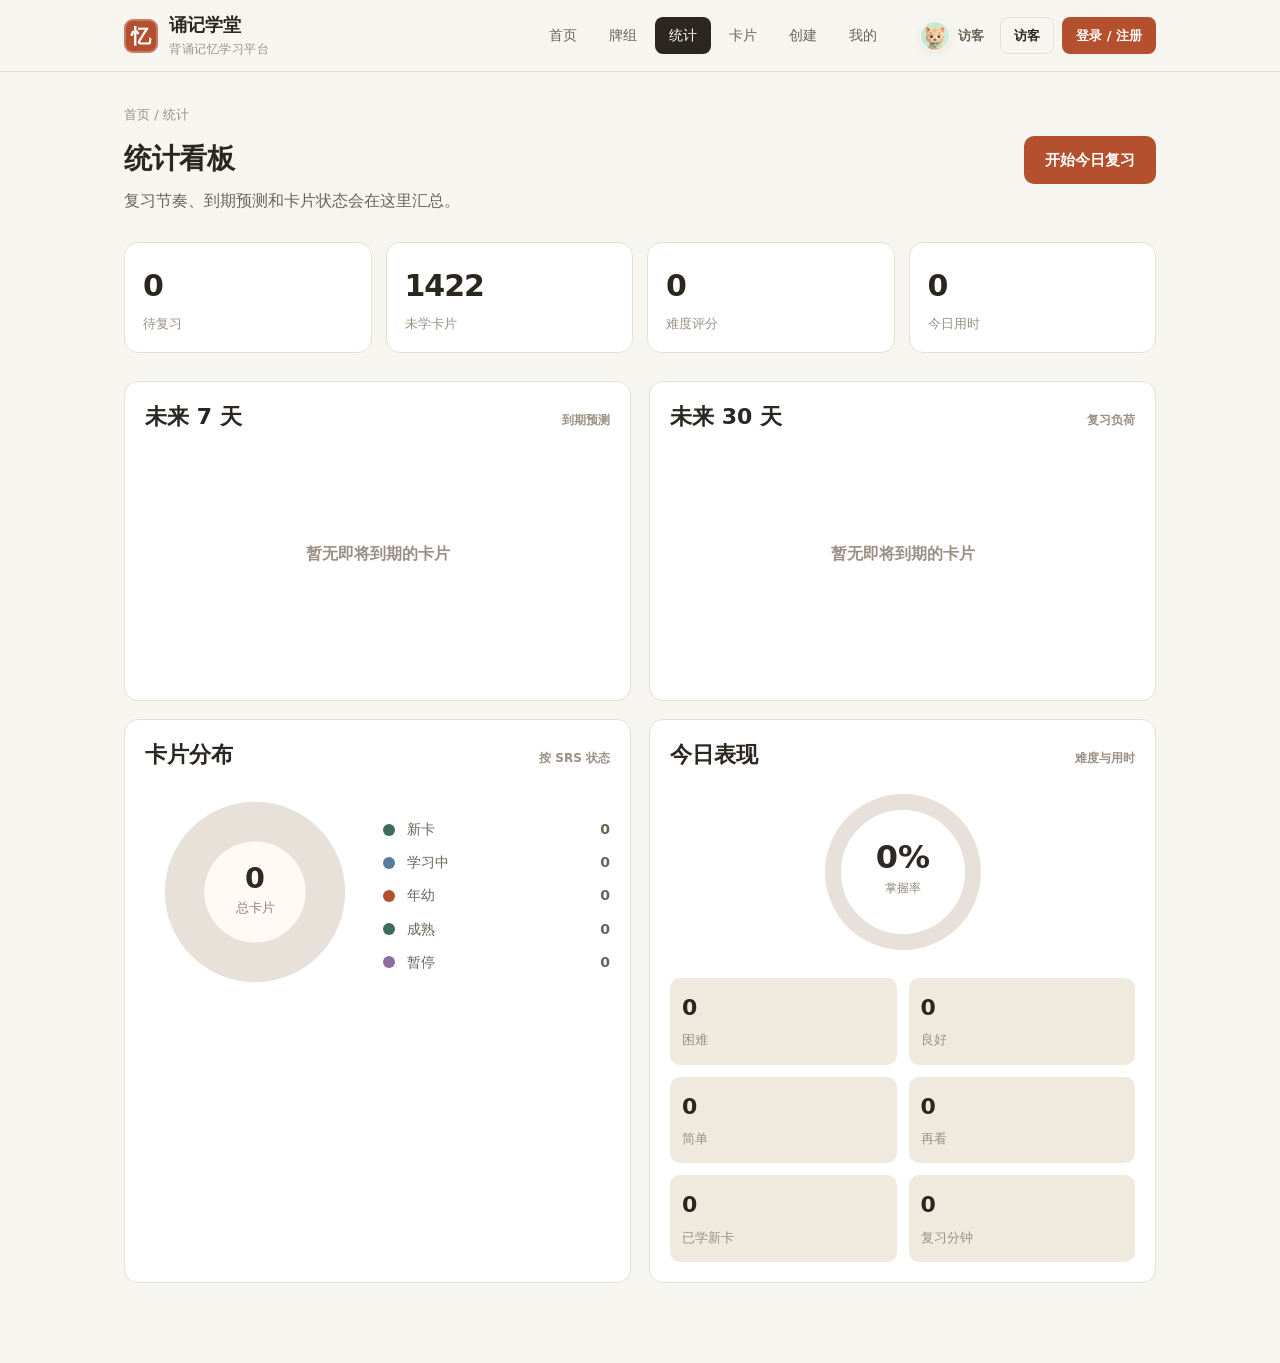
<file: stats.html>
﻿<!doctype html>
<html lang="zh-CN">
  <head>
    <meta charset="UTF-8" />
    <meta name="viewport" content="width=device-width, initial-scale=1.0" />
    <title>统计看板 · 诵记学堂</title>
    <link rel="stylesheet" href="styles.css" />
  </head>
  <body>
    <header class="topbar" id="topbar"></header>

    <main class="wrap" id="srsStatsPage">
      <div class="crumb"><a href="index.html">首页</a> / 统计</div>

      <div class="page-head compact-head">
        <div>
          <h1>统计看板</h1>
          <p class="sub">复习节奏、到期预测和卡片状态会在这里汇总。</p>
        </div>
        <a class="btn primary" href="dictation.html?startSrs=1">开始今日复习</a>
      </div>

      <section class="stats compact-stats" id="statsOverview"></section>

      <section class="dashboard-grid">
        <article class="panel chart-panel">
          <div class="section-title">
            <h2>未来 7 天</h2>
            <span class="hint-text">到期预测</span>
          </div>
          <div id="forecast7"></div>
        </article>

        <article class="panel chart-panel">
          <div class="section-title">
            <h2>未来 30 天</h2>
            <span class="hint-text">复习负荷</span>
          </div>
          <div id="forecast30"></div>
        </article>

        <article class="panel chart-panel">
          <div class="section-title">
            <h2>卡片分布</h2>
            <span class="hint-text">按 SRS 状态</span>
          </div>
          <div class="distribution-grid">
            <div id="statePie"></div>
            <div class="legend-list" id="stateLegend"></div>
          </div>
        </article>

        <article class="panel chart-panel">
          <div class="section-title">
            <h2>今日表现</h2>
            <span class="hint-text">难度与用时</span>
          </div>
          <div id="retentionPanel"></div>
        </article>
      </section>
    </main>

    <script src="data/college-english-iv.js"></script>
    <script src="data/russian-wordbook.js"></script>
    <script src="data/lunyu-translations.js"></script>
    <script src="vendor/supabase.min.js"></script>
    <script src="supabase-config.js"></script>
    <script src="supabase-client.js"></script>
    <script src="srs.js"></script>
    <script src="app.js"></script>
  </body>
</html>
</file>
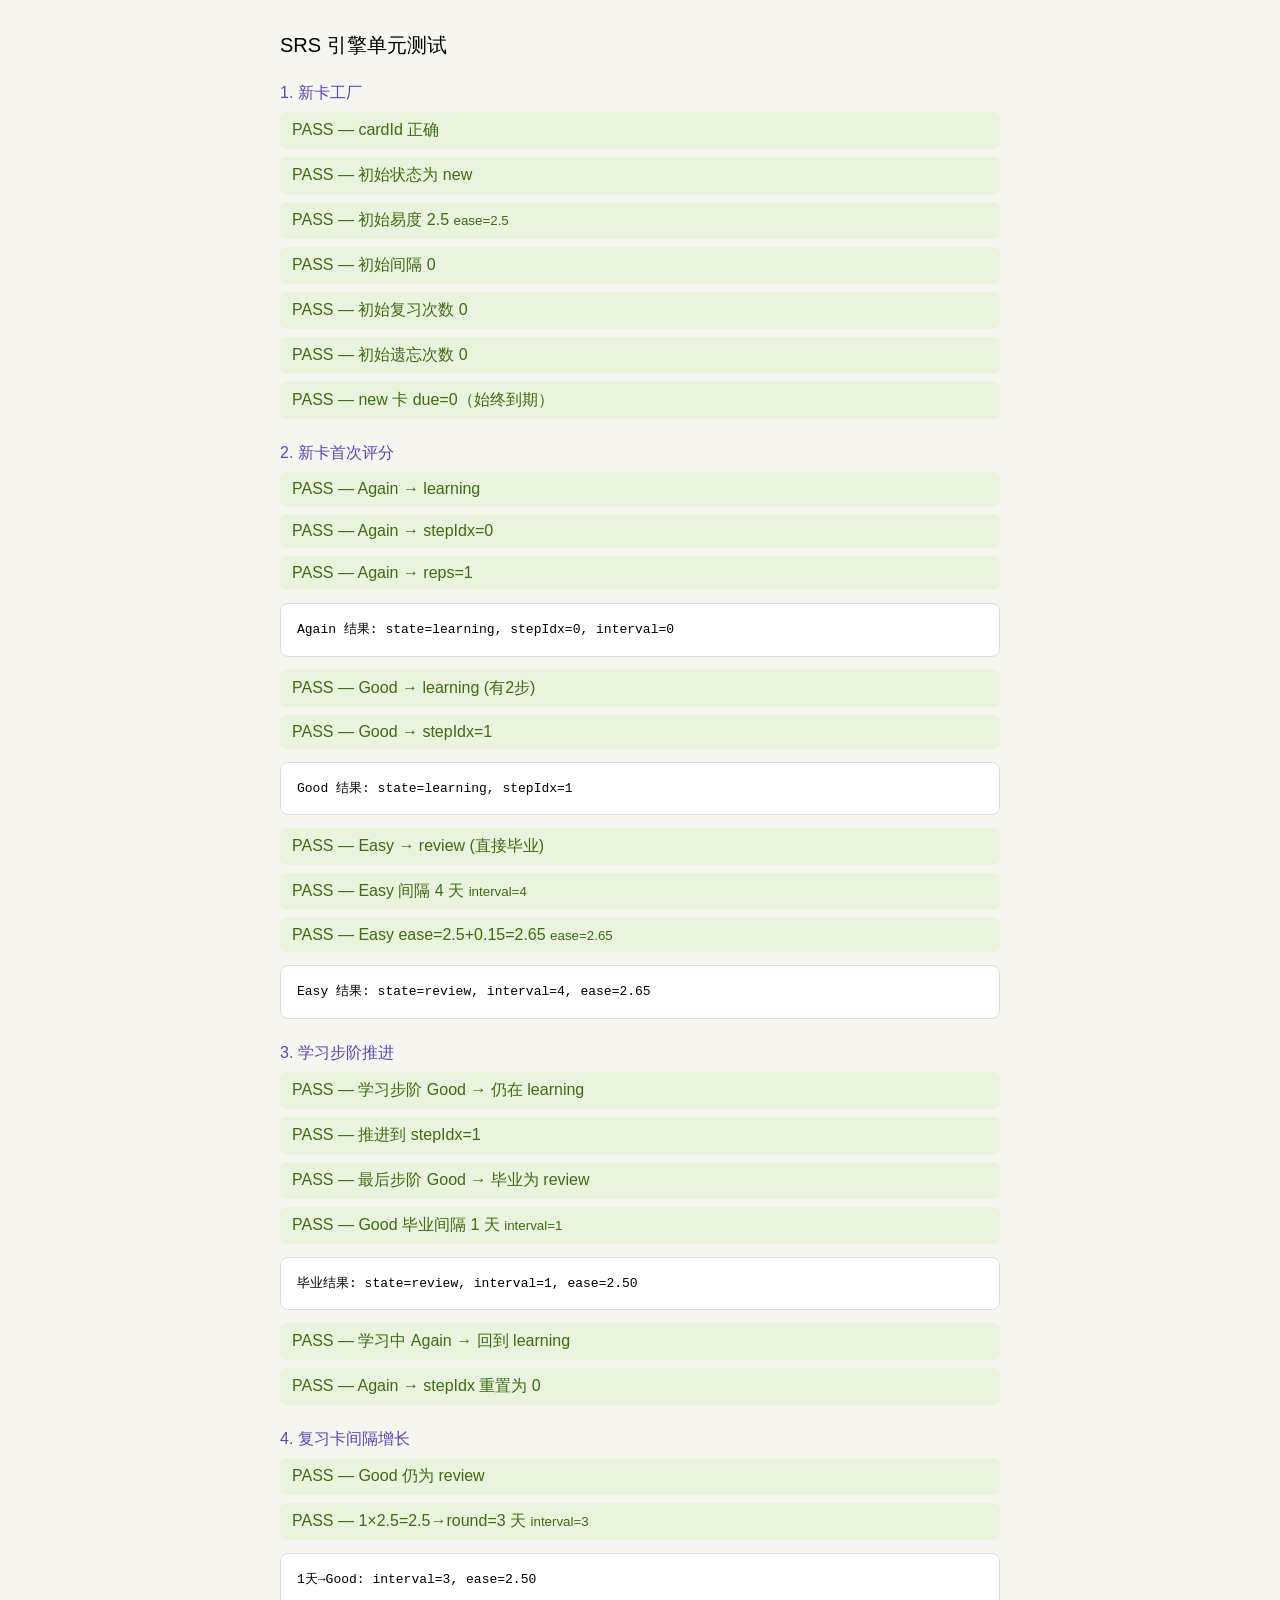
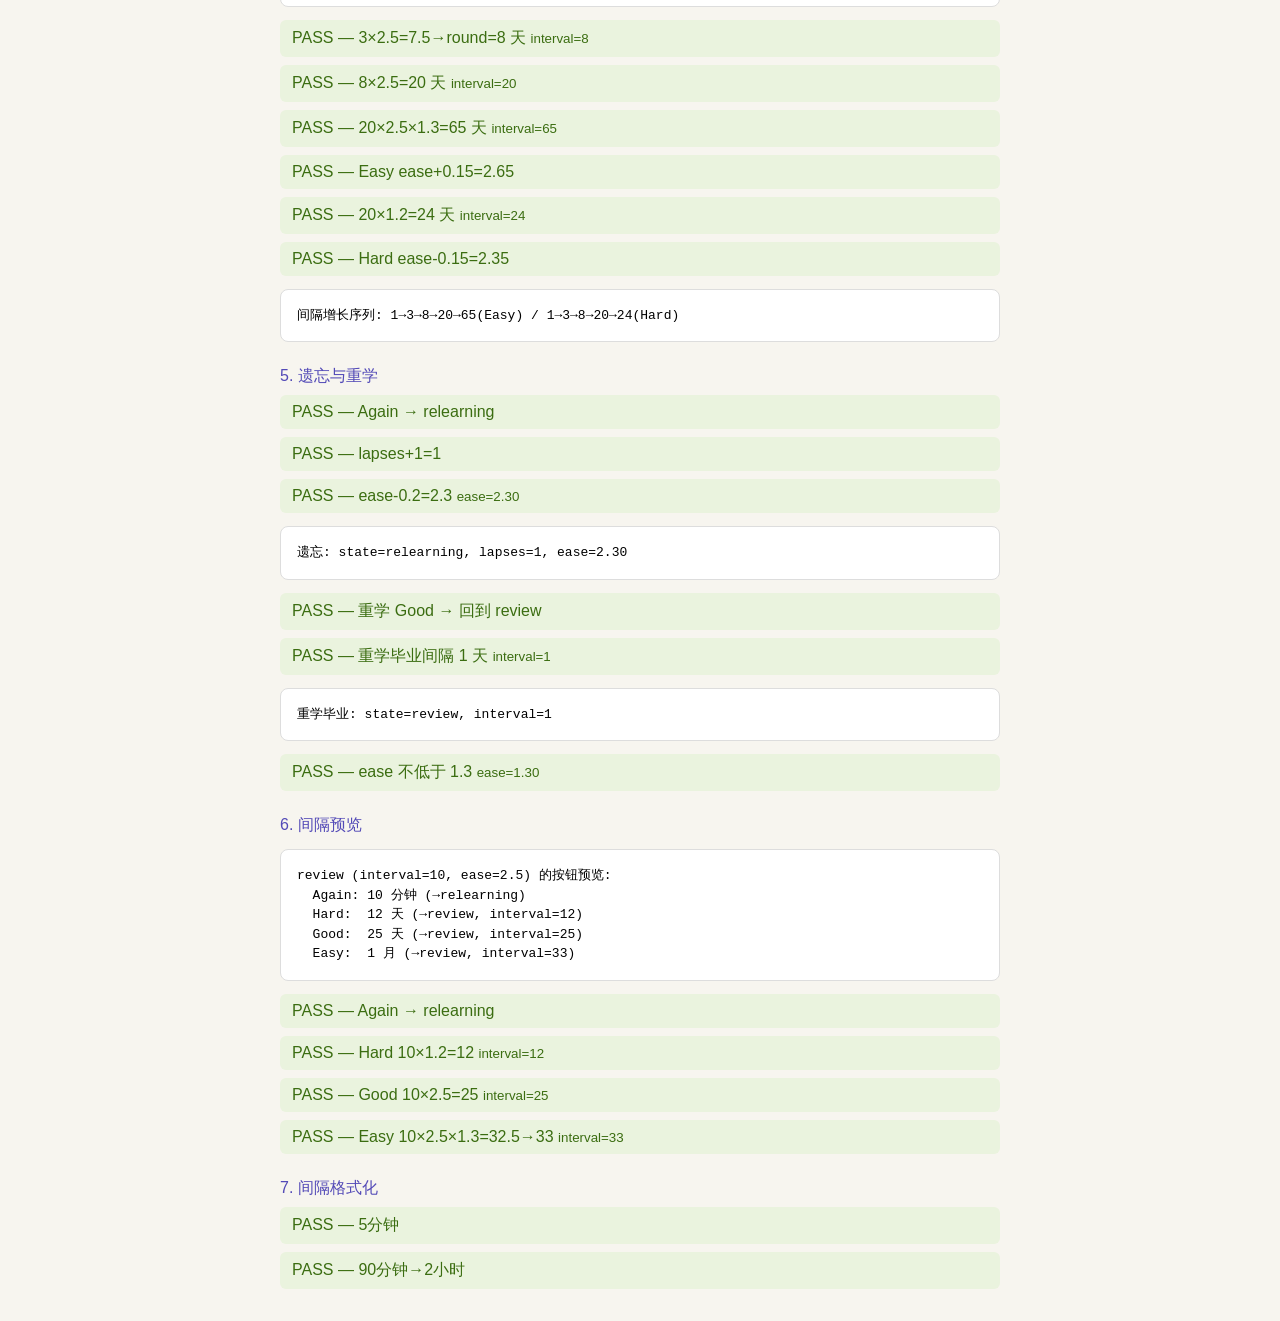
<file: test-srs.html>
﻿<!DOCTYPE html>
<html lang="zh-CN">
<head>
  <meta charset="UTF-8">
  <meta name="viewport" content="width=device-width, initial-scale=1.0">
  <title>SRS 引擎测试</title>
  <style>
    body { font-family: -apple-system, BlinkMacSystemFont, 'Segoe UI', sans-serif; max-width: 720px; margin: 2rem auto; padding: 0 1rem; background: #f7f5ef; }
    h1 { font-size: 20px; font-weight: 500; margin-bottom: 1rem; }
    h2 { font-size: 16px; font-weight: 500; margin: 1.5rem 0 0.5rem; color: #534AB7; }
    .pass { color: #3B6D11; }
    .fail { color: #A32D2D; }
    pre { background: #fff; border: 1px solid #ddd; border-radius: 8px; padding: 1rem; overflow-x: auto; font-size: 13px; line-height: 1.5; }
    .test-result { margin: 0.5rem 0; padding: 0.5rem 0.75rem; border-radius: 6px; }
    .test-result.pass { background: #EAF3DE; }
    .test-result.fail { background: #FCEBEB; }
    .summary { background: #EEEDFE; border-radius: 8px; padding: 1rem; margin: 1rem 0; }
  </style>
</head>
<body>
  <h1>SRS 引擎单元测试</h1>
  <div id="output"></div>

  <script src="srs.js"></script>
  <script>
    (function () {
      var out = document.getElementById('output');
      var passCount = 0;
      var failCount = 0;
      var SRS = window.SRSEngine;

      function log(html) {
        out.innerHTML += html;
      }

      function assert(condition, name, detail) {
        if (condition) {
          passCount++;
          log('<div class="test-result pass"><span class="pass">PASS</span> — ' + name + (detail ? ' <small>' + detail + '</small>' : '') + '</div>');
        } else {
          failCount++;
          log('<div class="test-result fail"><span class="fail">FAIL</span> — ' + name + (detail ? ' <small>' + detail + '</small>' : '') + '</div>');
        }
      }

      function approxEqual(a, b, tolerance) {
        tolerance = tolerance || 0.01;
        return Math.abs(a - b) <= tolerance;
      }

      /* ========== 测试 1：新卡工厂 ========== */
      log('<h2>1. 新卡工厂</h2>');
      var card = SRS.createNewCard('english:college-iv:hello');
      assert(card.cardId === 'english:college-iv:hello', 'cardId 正确');
      assert(card.state === 'new', '初始状态为 new');
      assert(card.ease === 2.5, '初始易度 2.5', 'ease=' + card.ease);
      assert(card.interval === 0, '初始间隔 0');
      assert(card.reps === 0, '初始复习次数 0');
      assert(card.lapses === 0, '初始遗忘次数 0');
      assert(card.due === 0, 'new 卡 due=0（始终到期）');

      /* ========== 测试 2：新卡首次评分 ========== */
      log('<h2>2. 新卡首次评分</h2>');
      var conf = SRS.DEFAULT_CONFIG;

      // Again → learning step 0 (1 min)
      var againCard = SRS.schedule(SRS.createNewCard('t1'), 'again', conf);
      assert(againCard.state === 'learning', 'Again → learning');
      assert(againCard.stepIdx === 0, 'Again → stepIdx=0');
      assert(againCard.reps === 1, 'Again → reps=1');
      log('<pre>Again 结果: state=' + againCard.state + ', stepIdx=' + againCard.stepIdx + ', interval=' + againCard.interval + '</pre>');

      // Good → learning step 1 (10 min) if 2 steps
      var goodCard = SRS.schedule(SRS.createNewCard('t2'), 'good', conf);
      assert(goodCard.state === 'learning', 'Good → learning (有2步)');
      assert(goodCard.stepIdx === 1, 'Good → stepIdx=1');
      log('<pre>Good 结果: state=' + goodCard.state + ', stepIdx=' + goodCard.stepIdx + '</pre>');

      // Easy → 直接毕业，间隔 4 天
      var easyCard = SRS.schedule(SRS.createNewCard('t3'), 'easy', conf);
      assert(easyCard.state === 'review', 'Easy → review (直接毕业)');
      assert(easyCard.interval === 4, 'Easy 间隔 4 天', 'interval=' + easyCard.interval);
      assert(approxEqual(easyCard.ease, 2.65), 'Easy ease=2.5+0.15=2.65', 'ease=' + easyCard.ease);
      log('<pre>Easy 结果: state=' + easyCard.state + ', interval=' + easyCard.interval + ', ease=' + easyCard.ease.toFixed(2) + '</pre>');

      /* ========== 测试 3：学习步阶推进 ========== */
      log('<h2>3. 学习步阶推进</h2>');
      var learningCard = { cardId: 't4', state: 'learning', stepIdx: 0, ease: 2.5, interval: 0, reps: 1, lapses: 0, due: Date.now(), lastReview: 0, flags: 0, suspended: false, buried: false, buriedUntil: 0, tags: [] };

      // step 0 → Good → step 1 (10 min)
      var step1 = SRS.schedule(learningCard, 'good', conf);
      assert(step1.state === 'learning', '学习步阶 Good → 仍在 learning');
      assert(step1.stepIdx === 1, '推进到 stepIdx=1');

      // step 1 → Good → 毕业 (1 天)
      var graduated = SRS.schedule(step1, 'good', conf);
      assert(graduated.state === 'review', '最后步阶 Good → 毕业为 review');
      assert(graduated.interval === 1, 'Good 毕业间隔 1 天', 'interval=' + graduated.interval);
      log('<pre>毕业结果: state=' + graduated.state + ', interval=' + graduated.interval + ', ease=' + graduated.ease.toFixed(2) + '</pre>');

      // 学习中 Again → 回到 step 0
      var resetCard = SRS.schedule(step1, 'again', conf);
      assert(resetCard.state === 'learning', '学习中 Again → 回到 learning');
      assert(resetCard.stepIdx === 0, 'Again → stepIdx 重置为 0');

      /* ========== 测试 4：复习卡间隔增长 ========== */
      log('<h2>4. 复习卡间隔增长</h2>');
      var reviewCard1 = { cardId: 't5', state: 'review', stepIdx: 0, ease: 2.5, interval: 1, reps: 3, lapses: 0, due: Date.now(), lastReview: Date.now(), flags: 0, suspended: false, buried: false, buriedUntil: 0, tags: [] };

      // interval=1, ease=2.5, Good → interval = 1 * 2.5 = 2.5 ≈ 3 天
      var r2 = SRS.schedule(reviewCard1, 'good', conf);
      assert(r2.state === 'review', 'Good 仍为 review');
      assert(r2.interval === 3, '1×2.5=2.5→round=3 天', 'interval=' + r2.interval);
      log('<pre>1天→Good: interval=' + r2.interval + ', ease=' + r2.ease.toFixed(2) + '</pre>');

      // interval=3, ease=2.5, Good → 3 * 2.5 = 7.5 ≈ 8 天
      var r3 = SRS.schedule(r2, 'good', conf);
      assert(r3.interval === 8, '3×2.5=7.5→round=8 天', 'interval=' + r3.interval);

      // interval=8, ease=2.5, Good → 8 * 2.5 = 20 天
      var r4 = SRS.schedule(r3, 'good', conf);
      assert(r4.interval === 20, '8×2.5=20 天', 'interval=' + r4.interval);

      // interval=20, ease=2.5, Easy → 20 * 2.5 * 1.3 = 65 天, ease=2.65
      var r5 = SRS.schedule(r4, 'easy', conf);
      assert(r5.interval === 65, '20×2.5×1.3=65 天', 'interval=' + r5.interval);
      assert(approxEqual(r5.ease, 2.65), 'Easy ease+0.15=2.65');

      // interval=20, Hard → 20 * 1.2 = 24 天, ease-0.15=2.35
      var rHard = SRS.schedule(r4, 'hard', conf);
      assert(rHard.interval === 24, '20×1.2=24 天', 'interval=' + rHard.interval);
      assert(approxEqual(rHard.ease, 2.35), 'Hard ease-0.15=2.35');

      log('<pre>间隔增长序列: 1→3→8→20→65(Easy) / 1→3→8→20→24(Hard)</pre>');

      /* ========== 测试 5：遗忘（Again）与重学 ========== */
      log('<h2>5. 遗忘与重学</h2>');
      var matureCard = { cardId: 't6', state: 'review', stepIdx: 0, ease: 2.5, interval: 20, reps: 5, lapses: 0, due: Date.now(), lastReview: Date.now(), flags: 0, suspended: false, buried: false, buriedUntil: 0, tags: [] };

      // Again → relearning
      var lapsed = SRS.schedule(matureCard, 'again', conf);
      assert(lapsed.state === 'relearning', 'Again → relearning');
      assert(lapsed.lapses === 1, 'lapses+1=1');
      assert(approxEqual(lapsed.ease, 2.3), 'ease-0.2=2.3', 'ease=' + lapsed.ease.toFixed(2));
      log('<pre>遗忘: state=' + lapsed.state + ', lapses=' + lapsed.lapses + ', ease=' + lapsed.ease.toFixed(2) + '</pre>');

      // 重学 Good → 毕业，间隔 1 天
      var reGraduated = SRS.schedule(lapsed, 'good', conf);
      assert(reGraduated.state === 'review', '重学 Good → 回到 review');
      assert(reGraduated.interval === 1, '重学毕业间隔 1 天', 'interval=' + reGraduated.interval);
      log('<pre>重学毕业: state=' + reGraduated.state + ', interval=' + reGraduated.interval + '</pre>');

      // 连续遗忘 ease 下限
      var easeDrop = SRS.createNewCard('t7');
      easeDrop.state = 'review'; easeDrop.ease = 1.3; easeDrop.interval = 5;
      easeDrop.reps = 10; easeDrop.lapses = 5; easeDrop.due = Date.now(); easeDrop.lastReview = Date.now();
      var minEaseCard = SRS.schedule(easeDrop, 'again', conf);
      assert(minEaseCard.ease >= 1.3, 'ease 不低于 1.3', 'ease=' + minEaseCard.ease.toFixed(2));

      /* ========== 测试 6：间隔预览 ========== */
      log('<h2>6. 间隔预览</h2>');
      var previewCard = { cardId: 't8', state: 'review', stepIdx: 0, ease: 2.5, interval: 10, reps: 4, lapses: 0, due: Date.now(), lastReview: Date.now(), flags: 0, suspended: false, buried: false, buriedUntil: 0, tags: [] };
      var preview = SRS.previewIntervals(previewCard, conf);
      log('<pre>review (interval=10, ease=2.5) 的按钮预览:\n' +
        '  Again: ' + preview.again.label + ' (→' + preview.again.state + ')\n' +
        '  Hard:  ' + preview.hard.label + ' (→' + preview.hard.state + ', interval=' + preview.hard.interval + ')\n' +
        '  Good:  ' + preview.good.label + ' (→' + preview.good.state + ', interval=' + preview.good.interval + ')\n' +
        '  Easy:  ' + preview.easy.label + ' (→' + preview.easy.state + ', interval=' + preview.easy.interval + ')\n</pre>');
      assert(preview.again.state === 'relearning', 'Again → relearning');
      assert(preview.hard.interval === 12, 'Hard 10×1.2=12', 'interval=' + preview.hard.interval);
      assert(preview.good.interval === 25, 'Good 10×2.5=25', 'interval=' + preview.good.interval);
      assert(preview.easy.interval === 33, 'Easy 10×2.5×1.3=32.5→33', 'interval=' + preview.easy.interval);

      /* ========== 测试 7：格式化 ========== */
      log('<h2>7. 间隔格式化</h2>');
      assert(SRS.formatInterval(5 * 60000, 'learning') === '5 分钟', '5分钟');
      assert(SRS.formatInterval(90 * 60000, 'learning') === '2 小时', '90分钟→2小时');
      assert(SRS.formatInterval(DAY_MS, 'review') === '1 天', '1天');
      assert(SRS.formatInterval(30 * DAY_MS, 'review') === '30 天', '30天');
      assert(SRS.formatInterval(60 * DAY_MS, 'review') === '2 月', '60天→2月');
      assert(SRS.formatInterval(400 * DAY_MS, 'review') === '1 年', '400天→1年');

      /* ========== 测试 8：cardId → deckId ========== */
      log('<h2>8. cardId 解析</h2>');
      assert(SRS.cardIdToDeckId('english:college-iv:hello') === 'english:college-iv', '英语词书 deckId');
      assert(SRS.cardIdToDeckId('lunyu:default:xueer::1') === 'lunyu:default', '论语 deckId');
      assert(SRS.cardIdToDeckId('custom:abc123::deck1:0') === 'custom:abc123', '自建牌组 deckId');

      /* ========== 测试 9：存储层 ========== */
      log('<h2>9. 存储层读写</h2>');
      var testAccountId = '__srs_test__';
      // 清除旧测试数据
      localStorage.removeItem('songji-srs-v1:' + testAccountId);

      var empty = SRS.loadSRSData(testAccountId);
      assert(Object.keys(empty.cardStates).length === 0, '初始无卡片状态');
      assert(empty.config.global.newCardsPerDay === 20, '默认每日新卡 20');

      // 写入一张卡
      var testCard = SRS.createNewCard('test:deck:word1');
      testCard.state = 'review'; testCard.interval = 5; testCard.ease = 2.5;
      empty.cardStates['test:deck:word1'] = testCard;
      SRS.saveSRSData(testAccountId, empty);

      var loaded = SRS.loadSRSData(testAccountId);
      assert(loaded.cardStates['test:deck:word1'].state === 'review', '存储读写一致');
      assert(loaded.cardStates['test:deck:word1'].interval === 5, '间隔读写一致');

      // reviewCard 完整流程
      var reviewed = SRS.reviewCard(testAccountId, 'test:deck:word1', 'good');
      assert(reviewed.interval === 13, '5×2.5=12.5→13', 'interval=' + reviewed.interval);

      // 清理
      localStorage.removeItem('songji-srs-v1:' + testAccountId);

      /* ========== 测试 10：队列辅助 ========== */
      log('<h2>10. 队列辅助</h2>');
      localStorage.removeItem('songji-srs-v1:' + testAccountId);
      var queueData = SRS.createEmptySRSData();

      // 添加几张不同状态的卡
      var now = Date.now();
      var cards = [
        SRS.createNewCard('q:deck:a'),
        SRS.createNewCard('q:deck:b'),
        SRS.createNewCard('q:deck:c'),
        SRS.createNewCard('q:deck:d'),
        SRS.createNewCard('q:deck:e')
      ];
      cards[0].state = 'review'; cards[0].interval = 5; cards[0].due = now - DAY_MS; // 过期
      cards[1].state = 'review'; cards[1].interval = 10; cards[1].due = now + DAY_MS; // 未到期
      cards[2].state = 'learning'; cards[2].stepIdx = 0; cards[2].due = now - 60000; // 过期学习
      cards[3].state = 'new'; // 新卡
      cards[4].suspended = true; // 暂停卡

      for (var i = 0; i < cards.length; i++) {
        queueData.cardStates[cards[i].cardId] = cards[i];
      }
      SRS.saveSRSData(testAccountId, queueData);

      var due = SRS.getDueCards(testAccountId, 'q:deck');
      assert(due.length === 2, '2张到期卡（learning+过期review）', 'due.length=' + due.length);
      assert(due[0].state === 'learning', 'learning 优先排前', 'first=' + due[0].state);

      var newSlots = SRS.getNewCardSlots(testAccountId, 'q:deck');
      assert(newSlots === 20, '今日新卡限额 20', 'slots=' + newSlots);

      var newAvailable = SRS.getAvailableNewCards(testAccountId, 'q:deck', ['q:deck:c', 'q:deck:f', 'q:deck:g']);
      assert(newAvailable.length === 2, '2张可用新卡（c 已是 new, f/g 未有状态）', 'len=' + newAvailable.length);

      // 清理
      localStorage.removeItem('songji-srs-v1:' + testAccountId);

      /* ========== 测试 11：卡片操作 ========== */
      log('<h2>11. 卡片操作</h2>');
      localStorage.removeItem('songji-srs-v1:' + testAccountId);
      var opData = SRS.createEmptySRSData();
      var opCard = SRS.createNewCard('op:deck:x');
      opCard.state = 'review'; opCard.interval = 5;
      opData.cardStates['op:deck:x'] = opCard;
      SRS.saveSRSData(testAccountId, opData);

      SRS.buryCard(testAccountId, 'op:deck:x');
      var buried = SRS.loadSRSData(testAccountId).cardStates['op:deck:x'];
      assert(buried.buried === true, '搁置成功');

      SRS.suspendCard(testAccountId, 'op:deck:y');
      var suspended = SRS.loadSRSData(testAccountId).cardStates['op:deck:y'];
      assert(suspended.suspended === true, '暂停成功');

      SRS.setCardFlag(testAccountId, 'op:deck:x', 3);
      var flagged = SRS.loadSRSData(testAccountId).cardStates['op:deck:x'];
      assert(flagged.flags === 3, '标记为绿色(3)');

      SRS.resetCard(testAccountId, 'op:deck:x');
      var reset = SRS.loadSRSData(testAccountId).cardStates['op:deck:x'];
      assert(reset.state === 'new', '重置为 new');

      SRS.unsuspendCard(testAccountId, 'op:deck:y');
      var unsuspended = SRS.loadSRSData(testAccountId).cardStates['op:deck:y'];
      assert(unsuspended.suspended === false, '恢复暂停');

      localStorage.removeItem('songji-srs-v1:' + testAccountId);

      /* ========== 汇总 ========== */
      log('<div class="summary"><strong>测试结果：</strong><span class="pass">' + passCount + ' 通过</span>，<span class="fail">' + failCount + ' 失败</span>（共 ' + (passCount + failCount) + ' 项）</div>');

      if (failCount > 0) {
        log('<p style="color:#A32D2D;font-weight:500;">存在失败项，请检查上方标记为 FAIL 的测试。</p>');
      } else {
        log('<p style="color:#3B6D11;font-weight:500;">全部通过，SRS 引擎逻辑正确。</p>');
      }
    })();
  </script>
</body>
</html>
</file>
<file: styles.css>
:root {
  color-scheme: light;
  --bg: #f7f5ef;
  --bg-soft: #efeadd;
  --surface: #ffffff;
  --surface-2: #faf8f2;
  --ink: #2b2620;
  --ink-soft: #6b6357;
  --ink-faint: #9a9084;
  --line: #e6e0d3;
  --brand: #b5502f;
  --brand-soft: #f3e3dc;
  --accent: #3d6b5e;
  --accent-soft: #e0ebe6;
  --gold: #c79a3a;
  --ok: #4a7c59;
  --err: #b23b3b;
  --radius: 14px;
  --radius-sm: 9px;
  --shadow: 0 1px 2px rgba(43, 38, 32, 0.04), 0 8px 28px rgba(43, 38, 32, 0.06);
  --shadow-lg: 0 12px 40px rgba(43, 38, 32, 0.12);
  --font: "PingFang SC", "Noto Sans SC", "Microsoft YaHei", system-ui, -apple-system, sans-serif;
  --serif: "Songti SC", "Noto Serif SC", STSong, serif;
}

* {
  box-sizing: border-box;
  margin: 0;
  padding: 0;
}

[hidden] {
  display: none !important;
}

html {
  scroll-behavior: smooth;
}

body {
  min-height: 100vh;
  background: var(--bg);
  color: var(--ink);
  font-family: var(--font);
  line-height: 1.65;
  -webkit-font-smoothing: antialiased;
}

a {
  color: inherit;
  text-decoration: none;
}

button,
input,
select,
textarea {
  font: inherit;
}

button {
  cursor: pointer;
}

::selection {
  background: var(--brand-soft);
}

.topbar {
  position: sticky;
  top: 0;
  z-index: 50;
  background: rgba(247, 245, 239, 0.85);
  border-bottom: 1px solid var(--line);
  backdrop-filter: blur(12px);
}

.topbar-inner {
  display: flex;
  align-items: center;
  gap: 16px;
  max-width: 1080px;
  margin: 0 auto;
  padding: 14px 24px;
}

.brand {
  display: flex;
  align-items: center;
  gap: 11px;
  font-size: 18px;
  font-weight: 700;
  line-height: 1.2;
}

.brand .seal {
  display: grid;
  place-items: center;
  width: 34px;
  height: 34px;
  border-radius: 9px;
  background: var(--brand);
  color: #fff;
  box-shadow: inset 0 0 0 2px rgba(255, 255, 255, 0.25);
  font-family: var(--serif);
  font-size: 20px;
  font-weight: 700;
}

.brand small {
  color: var(--ink-faint);
  font-size: 12px;
  font-weight: 500;
  letter-spacing: 0.5px;
}

.topnav {
  display: flex;
  gap: 4px;
  margin-left: auto;
}

.topnav a {
  padding: 7px 14px;
  border-radius: 8px;
  color: var(--ink-soft);
  font-size: 14px;
  transition: 0.15s;
}

.topnav a:hover {
  background: var(--bg-soft);
  color: var(--ink);
}

.topnav a.active {
  background: var(--ink);
  color: #fff;
}

.auth-status {
  display: flex;
  align-items: center;
  gap: 8px;
  margin-left: 8px;
}

.account-pill {
  display: inline-flex;
  align-items: center;
  gap: 8px;
  min-width: 0;
  padding: 4px 7px 4px 4px;
  border: 1px solid transparent;
  border-radius: 999px;
  color: var(--ink-soft);
  transition: 0.15s;
}

.account-pill:hover,
.account-pill.active {
  border-color: var(--line);
  background: var(--surface);
  color: var(--ink);
}

.account-pill.muted {
  cursor: default;
}

.avatar {
  display: block;
  flex: 0 0 auto;
  overflow: hidden;
  border: 1px solid rgba(255, 255, 255, 0.8);
  border-radius: 50%;
  background: var(--bg-soft);
  object-fit: cover;
  box-shadow: 0 2px 8px rgba(43, 38, 32, 0.08);
}

.avatar.xs {
  width: 30px;
  height: 30px;
}

.avatar.lg {
  width: 72px;
  height: 72px;
}

.avatar.xl {
  width: 112px;
  height: 112px;
}

.auth-name {
  max-width: 120px;
  overflow: hidden;
  color: var(--ink-soft);
  font-size: 13px;
  font-weight: 700;
  text-overflow: ellipsis;
  white-space: nowrap;
}

.auth-dialog {
  position: fixed;
  inset: 0;
  z-index: 100;
  display: grid;
  place-items: center;
  padding: 20px;
  background: rgba(43, 38, 32, 0.34);
}

.auth-panel {
  position: relative;
  width: min(420px, 100%);
  padding: 26px;
  border: 1px solid var(--line);
  border-radius: var(--radius);
  background: var(--surface);
  box-shadow: var(--shadow-lg);
}

.auth-panel h2 {
  margin-bottom: 4px;
  font-size: 22px;
}

.auth-panel p {
  margin-bottom: 18px;
  color: var(--ink-soft);
  font-size: 14px;
}

.auth-close {
  position: absolute;
  top: 14px;
  right: 14px;
  font-size: 24px;
}

.auth-submit {
  width: 100%;
}

.auth-switch {
  display: flex;
  justify-content: space-between;
  gap: 12px;
  margin-top: 14px;
  font-size: 13px;
}

.wrap {
  max-width: 1080px;
  margin: 0 auto;
  padding: 32px 24px 80px;
}

.wrap-narrow {
  max-width: 780px;
}

.page-head {
  margin-bottom: 28px;
}

.page-head h1 {
  font-size: 28px;
  letter-spacing: -0.3px;
}

.page-head .sub {
  max-width: 740px;
  margin-top: 6px;
  color: var(--ink-soft);
}

.home-wrap {
  max-width: 1180px;
}

.home-hero {
  display: grid;
  grid-template-columns: minmax(0, 1.03fr) minmax(340px, 0.97fr);
  gap: 34px;
  align-items: center;
  overflow: hidden;
  margin: 10px 0 26px;
  padding: 34px;
  border: 1px solid var(--line);
  border-radius: 8px;
  background:
    linear-gradient(135deg, rgba(255, 255, 255, 0.92), rgba(244, 250, 247, 0.82)),
    var(--surface);
  box-shadow: var(--shadow);
}

.home-hero-copy {
  min-width: 0;
}

.home-hero > * {
  min-width: 0;
}

.home-kicker {
  display: inline-flex;
  align-items: center;
  margin-bottom: 14px;
  padding: 5px 11px;
  border: 1px solid #c8d8e7;
  border-radius: 999px;
  background: #f3f7fb;
  color: #4f6f8a;
  font-size: 13px;
  font-weight: 800;
}

.home-hero h1 {
  max-width: 700px;
  font-size: 54px;
  line-height: 1.08;
  letter-spacing: 0;
  overflow-wrap: anywhere;
}

.home-lead {
  max-width: 650px;
  margin-top: 18px;
  color: var(--ink-soft);
  font-size: 18px;
  line-height: 1.8;
  overflow-wrap: anywhere;
}

.home-actions {
  display: flex;
  flex-wrap: wrap;
  gap: 12px;
  margin-top: 26px;
}

.pain-row {
  display: flex;
  flex-wrap: wrap;
  gap: 10px;
  margin-top: 22px;
}

.pain-row span {
  padding: 7px 11px;
  border: 1px solid var(--line);
  border-radius: 8px;
  background: var(--surface);
  color: var(--ink-soft);
  font-size: 13px;
  font-weight: 700;
}

.home-preview {
  overflow: hidden;
  border: 1px solid #d6d8ce;
  border-radius: 8px;
  background: #f9fbfa;
  box-shadow: var(--shadow-lg);
}

.preview-toolbar {
  display: flex;
  gap: 7px;
  padding: 11px 13px;
  border-bottom: 1px solid #dde4dd;
  background: #eef4f0;
}

.preview-toolbar span {
  width: 9px;
  height: 9px;
  border-radius: 50%;
  background: var(--brand);
}

.preview-toolbar span:nth-child(2) {
  background: var(--gold);
}

.preview-toolbar span:nth-child(3) {
  background: var(--accent);
}

.home-preview img {
  display: block;
  width: 100%;
  max-width: 100%;
  aspect-ratio: 16 / 10;
  object-fit: cover;
  object-position: top center;
  background: var(--surface);
}

.preview-note {
  display: grid;
  gap: 3px;
  padding: 15px 16px 17px;
  border-top: 1px solid #dde4dd;
  background: var(--surface);
}

.preview-note strong {
  font-size: 15px;
}

.preview-note span {
  color: var(--ink-soft);
  font-size: 13px;
  line-height: 1.55;
  overflow-wrap: anywhere;
}

.home-section {
  margin: 32px 0 22px;
}

.section-title p {
  margin-top: 4px;
  color: var(--ink-soft);
  font-size: 14px;
}

.section-title h2 {
  font-size: 22px;
  line-height: 1.35;
  letter-spacing: 0;
}

.value-grid {
  display: grid;
  grid-template-columns: repeat(3, minmax(0, 1fr));
  gap: 16px;
  margin-top: 16px;
}

.value-card {
  padding: 20px;
  border: 1px solid var(--line);
  border-radius: 8px;
  background: var(--surface);
  box-shadow: var(--shadow);
}

.value-mark {
  display: grid;
  place-items: center;
  width: 34px;
  height: 34px;
  margin-bottom: 14px;
  border-radius: 8px;
  background: var(--ink);
  color: #fff;
  font-weight: 800;
}

.value-card:nth-child(2) .value-mark {
  background: var(--brand);
}

.value-card:nth-child(3) .value-mark {
  background: var(--accent);
}

.value-card h3 {
  font-size: 17px;
}

.value-card p {
  margin-top: 8px;
  color: var(--ink-soft);
  font-size: 14px;
}

.compact-head {
  display: flex;
  align-items: flex-start;
  justify-content: space-between;
  gap: 16px;
}

.crumb {
  margin-bottom: 10px;
  color: var(--ink-faint);
  font-size: 13px;
}

.crumb a:hover {
  color: var(--brand);
}

.grid {
  display: grid;
  gap: 18px;
}

.grid-3 {
  grid-template-columns: repeat(auto-fill, minmax(280px, 1fr));
}

.grid-2 {
  grid-template-columns: repeat(auto-fill, minmax(320px, 1fr));
}

.card {
  border: 1px solid var(--line);
  border-radius: var(--radius);
  background: var(--surface);
  box-shadow: var(--shadow);
}

.mod-card {
  position: relative;
  display: flex;
  flex-direction: column;
  gap: 14px;
  overflow: hidden;
  padding: 22px;
  transition: transform 0.18s, box-shadow 0.18s, border-color 0.18s;
}

.mod-card::before {
  position: absolute;
  inset: 0 auto 0 0;
  width: 4px;
  background: var(--tone, var(--brand));
  content: "";
  opacity: 0.9;
}

.mod-card:hover {
  border-color: var(--tone, var(--brand));
  box-shadow: var(--shadow-lg);
  transform: translateY(-3px);
}

.mod-card .icon {
  display: grid;
  place-items: center;
  width: 46px;
  height: 46px;
  overflow: hidden;
  border-radius: 11px;
  background: var(--tone-soft, var(--brand-soft));
  color: var(--tone, var(--brand));
  font-family: var(--serif);
  font-size: 22px;
  font-weight: 700;
  line-height: 1;
  white-space: nowrap;
}

.mod-card h3 {
  font-size: 18px;
}

.mod-card p {
  flex: 1;
  color: var(--ink-soft);
  font-size: 14px;
}

.mod-card .foot {
  display: flex;
  align-items: center;
  justify-content: space-between;
  gap: 12px;
  color: var(--ink-faint);
  font-size: 13px;
}

.mod-card .go {
  color: var(--tone, var(--brand));
  font-weight: 600;
  white-space: nowrap;
}

.chip {
  display: inline-flex;
  align-items: center;
  gap: 6px;
  padding: 3px 10px;
  border-radius: 20px;
  background: var(--bg-soft);
  color: var(--ink-soft);
  font-size: 12px;
  font-weight: 600;
}

.chip.tone {
  background: var(--tone-soft, var(--brand-soft));
  color: var(--tone, var(--brand));
}

.stats {
  display: grid;
  grid-template-columns: repeat(auto-fit, minmax(150px, 1fr));
  gap: 14px;
  margin-bottom: 28px;
}

.stat {
  padding: 18px;
  border: 1px solid var(--line);
  border-radius: var(--radius);
  background: var(--surface);
}

.stat-reviewed,
.stat-streak,
.stat-retention {
  border-color: var(--stat-line, var(--line));
  background: linear-gradient(135deg, var(--stat-bg) 0%, var(--stat-bg-strong) 100%);
  box-shadow: var(--shadow);
}

.stat-reviewed {
  --stat-bg: #fff6f1;
  --stat-bg-strong: #f7e7df;
  --stat-line: #ecd0c3;
  --stat-tone: var(--brand);
}

.stat-streak {
  --stat-bg: #fff9ea;
  --stat-bg-strong: #f5ecd0;
  --stat-line: #ead9a9;
  --stat-tone: var(--gold);
}

.stat-retention {
  --stat-bg: #f3f7fb;
  --stat-bg-strong: #e5eef7;
  --stat-line: #c8d8e7;
  --stat-tone: #4f6f8a;
}

.stat .n {
  font-size: 30px;
  font-weight: 700;
  letter-spacing: -1px;
}

.stat-reviewed .n,
.stat-streak .n,
.stat-retention .n {
  color: var(--stat-tone);
}

.stat .l {
  margin-top: 2px;
  color: var(--ink-faint);
  font-size: 13px;
}

.stat-reviewed .l,
.stat-streak .l,
.stat-retention .l {
  color: var(--ink-soft);
  font-weight: 700;
}

.btn {
  display: inline-flex;
  align-items: center;
  justify-content: center;
  gap: 8px;
  padding: 11px 20px;
  border: 1px solid transparent;
  border-radius: 10px;
  background: var(--bg-soft);
  color: var(--ink);
  font-size: 15px;
  font-weight: 600;
  transition: 0.15s;
}

.btn:hover {
  background: var(--line);
}

.btn.primary {
  background: var(--brand);
  color: #fff;
}

.btn.primary:hover {
  background: #9d4227;
}

.btn.accent {
  background: var(--accent);
  color: #fff;
}

.btn.accent:hover {
  background: #325a4f;
}

.btn.ghost {
  border-color: var(--line);
  background: transparent;
}

.btn.ghost:hover {
  background: var(--bg-soft);
}

.btn.danger {
  border-color: #efc7c0;
  background: #f8ebe8;
  color: var(--err);
}

.btn.danger:hover {
  background: #f3d9d4;
}

@media (max-width: 900px) {
  .home-hero {
    grid-template-columns: 1fr;
  }

  .home-hero h1 {
    font-size: 44px;
  }

  .value-grid {
    grid-template-columns: 1fr;
  }
}

.btn.sm {
  padding: 7px 13px;
  border-radius: 8px;
  font-size: 13px;
}

.btn:disabled {
  cursor: not-allowed;
  opacity: 0.45;
}

.link-button {
  padding: 0;
  border: 0;
  background: transparent;
  color: var(--ink-faint);
  font: inherit;
}

.link-button:hover {
  color: var(--brand);
}

.link-button.danger {
  color: var(--err);
}

.link-button.danger:hover {
  color: #8f2e2e;
}

.field {
  margin-bottom: 16px;
}

.field label {
  display: block;
  margin-bottom: 6px;
  color: var(--ink-soft);
  font-size: 13px;
  font-weight: 600;
}

.input,
select,
textarea {
  width: 100%;
  padding: 12px 14px;
  border: 1px solid var(--line);
  border-radius: 10px;
  background: var(--surface);
  color: var(--ink);
  font-family: inherit;
  font-size: 15px;
  transition: 0.15s;
}

.input:focus,
select:focus,
textarea:focus {
  border-color: var(--brand);
  box-shadow: 0 0 0 3px var(--brand-soft);
  outline: none;
}

.input.big {
  padding: 16px;
  font-size: 22px;
  text-align: center;
}

.row {
  display: flex;
  align-items: center;
  flex-wrap: wrap;
  gap: 12px;
}

.row.between {
  justify-content: space-between;
}

.spacer {
  flex: 1;
}

.pbar {
  overflow: hidden;
  height: 7px;
  border-radius: 20px;
  background: var(--bg-soft);
}

.pbar > i {
  display: block;
  height: 100%;
  border-radius: 20px;
  background: var(--tone, var(--brand));
  transition: width 0.3s;
}

.trainer {
  max-width: 640px;
  margin: 0 auto;
}

.prompt-card {
  position: relative;
  margin-bottom: 20px;
  padding: 40px 32px;
  border: 1px solid var(--line);
  border-radius: var(--radius);
  background: var(--surface);
  box-shadow: var(--shadow);
  text-align: center;
}

.prompt-actions {
  position: absolute;
  top: 16px;
  right: 16px;
}

.icon-button {
  display: grid;
  place-items: center;
  width: 38px;
  height: 38px;
  border: 1px solid var(--line);
  border-radius: 10px;
  background: var(--surface-2);
  color: var(--ink-faint);
  font-size: 22px;
  line-height: 1;
  transition: 0.15s;
}

.icon-button:hover,
.icon-button.active {
  border-color: var(--gold);
  background: #fff7df;
  color: var(--gold);
}

.prompt-card .qlabel {
  color: var(--ink-faint);
  font-size: 13px;
  letter-spacing: 1px;
  text-transform: uppercase;
}

.prompt-card .qword {
  margin: 12px 0;
  font-size: 34px;
  font-weight: 700;
  letter-spacing: -0.5px;
}

.prompt-card .qhint {
  color: var(--ink-soft);
  font-size: 15px;
}

.reveal {
  margin-top: 20px;
  padding-top: 20px;
  border-top: 1px dashed var(--line);
}

.reveal .ans {
  color: var(--accent);
  font-size: 26px;
  font-weight: 700;
}

.feedback {
  margin-bottom: 16px;
  padding: 14px 18px;
  border-radius: 10px;
  font-weight: 600;
}

.feedback.ok {
  background: var(--accent-soft);
  color: var(--ok);
}

.feedback.err {
  background: #f6e4e0;
  color: var(--err);
}

.feedback p {
  margin-bottom: 10px;
}

.create-next-actions {
  flex-wrap: wrap;
}

/* ===== Anki 卡牌模式 ===== */
.anki-card-stage {
  perspective: 1200px;
  margin-bottom: 20px;
}

.anki-card {
  position: relative;
  width: 100%;
  min-height: 220px;
  display: grid;
  transform-style: preserve-3d;
  transition: transform 0.5s cubic-bezier(0.4, 0, 0.2, 1);
}

.anki-card.flipped {
  transform: rotateY(180deg);
}

.anki-card .anki-face {
  /* 用 CSS Grid 把 front/back 堆叠在同一 cell，保留翻转效果同时让卡片高度随内容自适应 */
  grid-column: 1 / -1;
  grid-row: 1 / -1;
  display: flex;
  flex-direction: column;
  align-items: center;
  justify-content: center;
  gap: 10px;
  padding: 52px 32px;
  border: 1px solid var(--line);
  border-radius: var(--radius);
  background: var(--surface);
  box-shadow: var(--shadow);
  text-align: center;
  backface-visibility: hidden;
  -webkit-backface-visibility: hidden;
  min-height: 220px;
}

.anki-card .anki-front {
  z-index: 2;
}

.anki-card .anki-back {
  transform: rotateY(180deg);
}

.anki-card .anki-face .qlabel {
  color: var(--ink-faint);
  font-size: 13px;
  letter-spacing: 1px;
  text-transform: uppercase;
}

.anki-card .anki-face .qword {
  font-size: clamp(22px, 4.6vw, 38px);
  font-weight: 700;
  word-break: break-word;
  overflow-wrap: anywhere;
  line-height: 1.35;
  color: var(--ink);
}

.anki-card .anki-face .qextra {
  width: 100%;
  margin-top: 6px;
  color: var(--ink-soft);
  font-size: 13px;
  line-height: 1.55;
  text-align: left;
  word-break: break-word;
  overflow-wrap: anywhere;
  padding-top: 10px;
  border-top: 1px dashed var(--line);
  max-height: 220px;
  overflow-y: auto;
}

.anki-card .anki-face .qhint {
  color: var(--ink-soft);
  font-size: 14px;
}

.anki-nav-row {
  display: flex;
  align-items: center;
  justify-content: space-between;
  gap: 10px;
  margin: 4px 0 14px;
}

.anki-nav-row .anki-nav {
  flex: 0 0 auto;
  white-space: nowrap;
}

.anki-nav-row .anki-nav[disabled] {
  opacity: 0.45;
  cursor: not-allowed;
}

.anki-nav-row .anki-nav-hint {
  flex: 1 1 auto;
  text-align: center;
  font-size: 12px;
  color: var(--ink-faint);
}

.anki-card .prompt-actions {
  position: absolute;
  top: 16px;
  right: 16px;
  z-index: 3;
}

.anki-action-bar {
  display: flex;
  align-items: center;
  gap: 12px;
}

.anki-ratings {
  display: grid;
  grid-template-columns: repeat(4, 1fr);
  gap: 10px;
}

.anki-rate-btn {
  display: flex;
  flex-direction: column;
  align-items: center;
  gap: 4px;
  padding: 14px 8px;
  border: 1px solid var(--line);
  border-radius: var(--radius-sm);
  background: var(--surface);
  transition: 0.15s;
  cursor: pointer;
}

.anki-rate-btn:hover {
  transform: translateY(-2px);
  box-shadow: var(--shadow);
}

.anki-rate-btn .rate-label {
  font-size: 16px;
  font-weight: 700;
}

.anki-rate-btn .rate-hint {
  font-size: 12px;
  color: var(--ink-faint);
}

/* SRS 间隔预览标签（替代 rate-hint，显示下次间隔时间） */
.anki-rate-btn .rate-interval {
  font-size: 12px;
  color: var(--ink-faint);
  margin-top: 2px;
}

.anki-rate-btn.again {
  border-color: #e8c5c0;
  background: #fdf3f1;
}
.anki-rate-btn.again .rate-label { color: var(--err); }
.anki-rate-btn.again:hover { border-color: var(--err); background: #f6e4e0; }

.anki-rate-btn.hard {
  border-color: #ecdcb8;
  background: #fdf8ed;
}
.anki-rate-btn.hard .rate-label { color: var(--gold); }
.anki-rate-btn.hard:hover { border-color: var(--gold); background: #fff7df; }

.anki-rate-btn.good {
  border-color: #c5ddd2;
  background: #f0f7f3;
}
.anki-rate-btn.good .rate-label { color: var(--accent); }
.anki-rate-btn.good:hover { border-color: var(--accent); background: var(--accent-soft); }

.anki-rate-btn.easy {
  border-color: #b8d4bb;
  background: #eef6ef;
}
.anki-rate-btn.easy .rate-label { color: var(--ok); }
.anki-rate-btn.easy:hover { border-color: var(--ok); background: #e0f0e4; }

.anki-rating-summary {
  display: flex;
  justify-content: center;
  gap: 16px;
  margin-top: 20px;
  flex-wrap: wrap;
}

.anki-rating-summary .rate-pill {
  display: inline-flex;
  align-items: center;
  gap: 6px;
  padding: 6px 14px;
  border-radius: 20px;
  font-size: 14px;
  font-weight: 600;
}

.anki-rating-summary .rate-pill.again { background: #fdf3f1; color: var(--err); }
.anki-rating-summary .rate-pill.hard { background: #fdf8ed; color: var(--gold); }
.anki-rating-summary .rate-pill.good { background: #f0f7f3; color: var(--accent); }
.anki-rating-summary .rate-pill.easy { background: #eef6ef; color: var(--ok); }

/* SRS 复习入口按钮 */
.srs-stat-entry {
  padding: 0;
  border: 0;
  background: transparent;
}

.srs-stat-btn {
  display: flex;
  align-items: center;
  justify-content: space-between;
  gap: 14px;
  width: 100%;
  height: 100%;
  min-height: 92px;
  padding: 18px;
  border: 1px solid #bfd6cc;
  border-radius: var(--radius);
  background: linear-gradient(135deg, #f4faf7 0%, #e6f1ec 100%);
  box-shadow: var(--shadow);
  cursor: pointer;
  text-align: left;
  transition: border-color 0.18s, box-shadow 0.18s, transform 0.18s;
}

.srs-stat-btn:hover:not([disabled]) {
  border-color: var(--accent);
  box-shadow: var(--shadow-lg);
  transform: translateY(-2px);
}

.srs-stat-btn[disabled] {
  opacity: 1;
  cursor: default;
  border-color: var(--line);
  background: var(--surface);
  box-shadow: none;
}

.srs-stat-btn .n {
  flex: 0 0 auto;
  min-width: 54px;
  font-size: 32px;
  font-weight: 800;
  color: var(--accent);
  line-height: 1;
  letter-spacing: -0.5px;
}

.srs-stat-btn .l {
  flex: 1 1 auto;
  color: var(--ink-soft);
  font-size: 13px;
  font-weight: 700;
  line-height: 1.35;
  text-align: right;
}

.srs-stat-btn::after {
  flex: 0 0 auto;
  width: 8px;
  height: 8px;
  border-top: 2px solid var(--accent);
  border-right: 2px solid var(--accent);
  content: "";
  opacity: 0.75;
  transform: rotate(45deg);
}

.srs-stat-btn[disabled]::after {
  display: none;
}

.srs-stat-btn[disabled] .l {
  color: var(--ink-soft);
}

.srs-stat-btn[disabled] .n {
  color: var(--ink-faint);
}

@media (max-width: 640px) {
  .srs-stat-btn {
    min-height: 84px;
    padding: 16px;
  }

  .srs-stat-btn .n {
    min-width: 48px;
    font-size: 28px;
  }

  .anki-ratings {
    grid-template-columns: repeat(2, 1fr);
  }

  .anki-card .anki-face .qword {
    font-size: 30px;
  }
}

.verse {
  font-family: var(--serif);
}

.verse .orig {
  color: var(--ink);
  font-size: 24px;
  line-height: 2;
}

.gloss-list {
  display: flex;
  flex-wrap: wrap;
  gap: 8px;
  margin-top: 14px;
}

.gloss {
  padding: 8px 12px;
  border: 1px solid var(--line);
  border-radius: 8px;
  background: var(--surface-2);
  font-size: 14px;
}

.gloss b {
  color: var(--brand);
  font-family: var(--serif);
}

.quiz-opt {
  display: block;
  width: 100%;
  margin-bottom: 10px;
  padding: 14px 18px;
  border: 1px solid var(--line);
  border-radius: 11px;
  background: var(--surface);
  font-size: 15px;
  text-align: left;
  transition: 0.15s;
}

.quiz-opt:hover {
  border-color: var(--brand);
  background: var(--surface-2);
}

.empty {
  padding: 60px 20px;
  color: var(--ink-faint);
  text-align: center;
}

.empty .big {
  margin-bottom: 12px;
  font-size: 42px;
}

.tag-row {
  display: flex;
  flex-wrap: wrap;
  gap: 8px;
  margin-bottom: 20px;
}

.tag-pick {
  padding: 8px 16px;
  border: 1px solid var(--line);
  border-radius: 20px;
  background: var(--surface);
  color: var(--ink-soft);
  font-size: 14px;
  font-weight: 600;
  transition: 0.15s;
}

.tag-pick:hover {
  border-color: var(--brand);
  color: var(--brand);
}

.tag-pick.active {
  border-color: var(--ink);
  background: var(--ink);
  color: #fff;
}

.visibility-options .tag-pick {
  display: inline-flex;
  align-items: center;
  cursor: pointer;
}

.visibility-options input {
  position: absolute;
  opacity: 0;
  pointer-events: none;
}

.hint-text {
  color: var(--ink-faint);
  font-size: 13px;
}

.footer {
  padding: 40px 0;
  color: var(--ink-faint);
  font-size: 13px;
  text-align: center;
}

.divider {
  height: 1px;
  margin: 28px 0;
  background: var(--line);
}

.placeholder-card {
  padding: 20px;
}

.placeholder-card h3 {
  margin-bottom: 8px;
  font-size: 18px;
}

.placeholder-card p {
  color: var(--ink-soft);
  font-size: 14px;
}

.lunyu-controls {
  margin-bottom: 20px;
}

.lunyu-session {
  margin-top: 0;
}

.lunyu-session-head {
  margin-bottom: 10px;
}

.lunyu-card {
  text-align: left;
  padding: 28px 28px 20px;
  transition: border-color 0.25s, box-shadow 0.25s;
}

.lunyu-card.revealed {
  border-color: var(--accent);
  box-shadow: 0 0 0 3px var(--accent-soft), var(--shadow);
}

.lunyu-card .qlabel {
  text-align: center;
}

.lunyu-card .orig {
  margin: 12px auto;
  max-width: 680px;
  font-size: 24px;
  font-weight: 700;
  line-height: 1.85;
  letter-spacing: 0;
  text-align: left;
}

.lunyu-translation {
  max-width: 680px;
  margin: 10px auto 0;
  color: var(--ink-soft);
  font-family: var(--font);
  font-size: 17px;
  line-height: 1.9;
}

.lunyu-reveal-area {
  animation: lunyuReveal 0.35s ease;
}

@keyframes lunyuReveal {
  from { opacity: 0; transform: translateY(-8px); }
  to   { opacity: 1; transform: translateY(0); }
}

.lunyu-card-foot {
  margin-top: 12px;
  text-align: center;
}

.lunyu-card.revealed .lunyu-card-foot {
  visibility: hidden;
}

.lunyu-nav {
  margin-top: 14px;
  padding: 12px 14px;
  background: var(--bg);
  border: 1px solid var(--line);
  border-radius: 14px;
  box-shadow: var(--shadow-sm);
}

.lunyu-page-head {
  margin-bottom: 14px;
}

.lunyu-page-head h1 {
  font-size: 24px;
}

.lunyu-page-head .sub {
  margin-top: 4px;
  font-size: 14px;
}

.lunyu-controls {
  margin-bottom: 14px;
}

.lunyu-nav .btn.ghost {
  background: transparent;
}

.lunyu-nav .btn.primary {
  min-width: 120px;
}

.lunyu-nav .chip {
  padding: 8px 12px;
  border-radius: 10px;
  font-size: 13px;
}

.lunyu-session .anki-ratings {
  margin-bottom: 14px;
}

/* Anki 评分按钮 — 激活态（显示上次评分） */
.anki-rate-btn.active {
  transform: scale(0.96);
  box-shadow: inset 0 0 0 2px currentColor;
}
.anki-rate-btn.again.active { box-shadow: inset 0 0 0 2px var(--err); }
.anki-rate-btn.hard.active  { box-shadow: inset 0 0 0 2px var(--gold); }
.anki-rate-btn.good.active  { box-shadow: inset 0 0 0 2px var(--accent); }
.anki-rate-btn.easy.active  { box-shadow: inset 0 0 0 2px var(--ok); }

.compact-stats {
  grid-template-columns: repeat(auto-fit, minmax(130px, 1fr));
}

.mod-card.selected {
  border-color: var(--tone, var(--brand));
  box-shadow: 0 0 0 3px var(--tone-soft, var(--brand-soft)), var(--shadow-lg);
}

.project-card {
  cursor: pointer;
  padding-right: 70px;
}

.project-card:focus-visible {
  border-color: var(--tone, var(--brand));
  box-shadow: 0 0 0 3px var(--tone-soft, var(--brand-soft)), var(--shadow-lg);
  outline: none;
}

.project-favorite {
  position: absolute;
  top: 18px;
  right: 18px;
  z-index: 2;
}

.project-tag-row {
  margin-bottom: 0;
}

.dashboard-grid {
  display: grid;
  grid-template-columns: repeat(2, minmax(0, 1fr));
  gap: 18px;
}

.panel {
  border: 1px solid var(--line);
  border-radius: var(--radius);
  background: var(--surface);
  padding: 20px;
}

.chart-panel {
  min-height: 320px;
}

.chart-svg {
  display: block;
  width: 100%;
  height: 220px;
}

.chart-empty {
  display: grid;
  place-items: center;
  min-height: 220px;
  color: var(--ink-faint);
  font-weight: 600;
}

.distribution-grid {
  display: grid;
  grid-template-columns: minmax(150px, 220px) minmax(0, 1fr);
  gap: 18px;
  align-items: center;
}

.pie-svg {
  width: 100%;
  max-width: 220px;
  aspect-ratio: 1;
}

.legend-list {
  display: grid;
  gap: 10px;
}

.legend-item {
  display: grid;
  grid-template-columns: 14px minmax(0, 1fr) auto;
  gap: 10px;
  align-items: center;
  color: var(--ink-soft);
  font-size: 14px;
}

.legend-dot {
  width: 12px;
  height: 12px;
  border-radius: 999px;
}

.retention-meter {
  display: grid;
  gap: 16px;
}

.retention-ring {
  width: 180px;
  height: 180px;
  justify-self: center;
}

.retention-copy {
  display: grid;
  grid-template-columns: repeat(2, minmax(0, 1fr));
  gap: 12px;
}

.mini-stat {
  padding: 12px;
  border-radius: 10px;
  background: var(--bg-soft);
}

.mini-stat strong {
  display: block;
  font-size: 22px;
}

.mini-stat span {
  color: var(--ink-faint);
  font-size: 13px;
}

.browser-filters {
  display: grid;
  grid-template-columns: repeat(auto-fit, minmax(130px, 1fr));
  gap: 12px;
  margin-bottom: 18px;
}

.browser-filters .field:first-child {
  grid-column: span 2;
}

.card-inline-image {
  display: block;
  max-width: min(100%, 420px);
  max-height: 260px;
  object-fit: contain;
  margin: 10px auto;
  border-radius: 8px;
  border: 1px solid var(--line);
}

.card-browser-list {
  display: grid;
  gap: 12px;
}

.browser-card {
  display: grid;
  grid-template-columns: minmax(0, 1fr) auto;
  gap: 16px;
  align-items: start;
  border: 1px solid var(--line);
  border-radius: var(--radius);
  background: var(--surface);
  padding: 16px;
}

.browser-card h3 {
  margin: 6px 0;
  font-size: 18px;
  overflow-wrap: anywhere;
}

.browser-card p {
  margin: 0 0 10px;
  color: var(--ink-soft);
  overflow-wrap: anywhere;
}

.browser-meta {
  display: flex;
  flex-wrap: wrap;
  gap: 8px;
}

.browser-actions {
  display: grid;
  grid-template-columns: repeat(3, minmax(68px, 1fr));
  gap: 8px;
  width: 250px;
}

.browser-actions .btn,
.browser-actions .input {
  width: 100%;
  min-width: 0;
  padding: 8px 10px;
  font-size: 13px;
}

.browser-tags {
  grid-column: 1 / -1;
}

.anki-card .srs-front-face {
  padding-top: 76px;
  padding-bottom: 76px;
}

.anki-card .srs-prompt-actions {
  left: 18px;
  right: 18px;
  display: flex;
  align-items: flex-start;
  justify-content: flex-end;
  gap: 8px;
  flex-wrap: wrap;
}

.srs-manage-actions {
  display: flex;
  flex-wrap: wrap;
  justify-content: flex-end;
  gap: 6px;
}

.srs-action-button {
  display: inline-flex;
  align-items: center;
  justify-content: center;
  gap: 6px;
  min-height: 34px;
  padding: 7px 10px;
  border: 1px solid var(--line);
  border-radius: 9px;
  background: rgba(250, 248, 242, 0.96);
  color: var(--ink-soft);
  font-size: 12px;
  font-weight: 700;
  line-height: 1;
  white-space: nowrap;
  transition: border-color 0.15s, background 0.15s, color 0.15s, transform 0.15s;
}

.srs-action-button:hover,
.srs-action-button.active {
  border-color: var(--accent);
  background: var(--accent-soft);
  color: var(--accent);
  transform: translateY(-1px);
}

.srs-action-icon {
  font-size: 16px;
  line-height: 1;
}

.srs-favorite-action.active {
  border-color: var(--gold);
  background: #fff7df;
  color: var(--gold);
}

.srs-more-panel {
  display: grid;
  grid-template-columns: repeat(5, minmax(88px, 1fr));
  gap: 8px;
  margin-top: 12px;
}

.srs-more-panel[hidden] {
  display: none;
}

.srs-more-panel .btn {
  min-width: 0;
  padding: 9px 10px;
  font-size: 13px;
}

.srs-modal {
  position: fixed;
  inset: 0;
  z-index: 80;
  display: grid;
  place-items: center;
  padding: 18px;
  background: rgba(35, 29, 24, 0.42);
}

.srs-modal[hidden] {
  display: none;
}

.srs-modal-card {
  width: min(560px, 100%);
  max-height: min(720px, calc(100vh - 36px));
  overflow: auto;
  border: 1px solid var(--line-strong);
  border-radius: 12px;
  background: var(--paper);
  box-shadow: var(--shadow);
}

.srs-modal-head {
  display: flex;
  align-items: center;
  justify-content: space-between;
  gap: 12px;
  padding: 16px 18px;
  border-bottom: 1px solid var(--line);
}

.srs-modal-head h3 {
  margin: 0;
  font-size: 18px;
}

#srsPanelBody {
  padding: 18px;
}

.srs-info-grid,
.shortcut-grid {
  display: grid;
  grid-template-columns: 132px 1fr;
  gap: 10px 14px;
  align-items: start;
  font-size: 14px;
}

.srs-info-grid dt,
.shortcut-grid dt {
  color: var(--ink-soft);
  font-weight: 700;
}

.srs-info-grid dd,
.shortcut-grid dd {
  margin: 0;
  overflow-wrap: anywhere;
}

.srs-edit-form {
  display: grid;
  gap: 12px;
}

.srs-edit-form label {
  display: grid;
  gap: 6px;
  color: var(--ink-soft);
  font-size: 13px;
  font-weight: 700;
}

.srs-edit-form textarea,
.srs-edit-form input[type="date"] {
  width: 100%;
  min-height: 42px;
  padding: 10px 12px;
  border: 1px solid var(--line);
  border-radius: 8px;
  background: #fffdf8;
  color: var(--ink);
  font: inherit;
  resize: vertical;
}

.srs-due-presets {
  display: grid;
  grid-template-columns: repeat(4, minmax(76px, 1fr));
  gap: 8px;
  margin-bottom: 12px;
}

.srs-panel-actions {
  display: flex;
  flex-wrap: wrap;
  justify-content: flex-end;
  gap: 8px;
  margin-top: 4px;
}

.flag-dot {
  width: 9px;
  height: 9px;
  border-radius: 50%;
  background: currentColor;
  box-shadow: 0 0 0 3px rgba(43, 38, 32, 0.04);
}

.flag-red { color: #b23b3b; }
.flag-orange { color: #c97927; }
.flag-green { color: #4a7c59; }
.flag-blue { color: #3d6b8f; }

.unit-card {
  width: 100%;
  border-color: var(--line);
  color: inherit;
  text-align: left;
}

@media (max-width: 760px) {
  .dashboard-grid {
    grid-template-columns: 1fr;
  }

  .distribution-grid {
    grid-template-columns: 1fr;
  }

  .pie-svg {
    justify-self: center;
  }

  .browser-filters,
  .browser-card {
    grid-template-columns: 1fr;
  }

  .browser-filters .field:first-child {
    grid-column: auto;
  }

  .browser-actions {
    width: 100%;
  }
}

.library-tools {
  display: grid;
  grid-template-columns: repeat(2, minmax(0, 1fr));
  gap: 12px;
  margin-bottom: 20px;
}

.create-library-row {
  margin: -6px 0 20px;
}

.access-card {
  max-width: 680px;
}

.access-card h3 {
  margin-bottom: 8px;
  font-size: 20px;
}

.access-card p {
  margin-bottom: 18px;
  color: var(--ink-soft);
}

.create-project-layout {
  display: grid;
  grid-template-columns: minmax(320px, 0.95fr) minmax(320px, 1.05fr);
  gap: 22px;
  align-items: start;
}

.anki-create-layout {
  grid-template-columns: minmax(320px, 0.9fr) minmax(360px, 1.1fr);
}

.anki-side-panel {
  display: grid;
  gap: 18px;
}

.create-form textarea {
  min-height: 140px;
  resize: vertical;
}

.create-form h3,
.mini-head h2 {
  margin-bottom: 14px;
  font-size: 20px;
}

.mini-head {
  margin-bottom: 14px;
}

.anki-section {
  margin-top: 18px;
  padding-top: 18px;
  border-top: 1px solid var(--line);
}

.section-title {
  display: flex;
  align-items: baseline;
  justify-content: space-between;
  gap: 12px;
  margin-bottom: 12px;
}

.section-title h3,
.section-title h4 {
  margin: 0;
  font-size: 18px;
}

.section-title span {
  color: var(--ink-faint);
  font-size: 12px;
  font-weight: 700;
  white-space: nowrap;
}

.full-btn {
  width: 100%;
}

.smart-upload-row {
  display: grid;
  grid-template-columns: auto minmax(0, 1fr);
  gap: 12px;
  align-items: center;
}

.smart-upload-row span {
  overflow: hidden;
  color: var(--ink-soft);
  font-size: 14px;
  text-overflow: ellipsis;
  white-space: nowrap;
}

.smart-create-card .hint-text {
  margin-top: 8px;
}

.smart-create-card .feedback {
  margin-top: 12px;
}

.smart-options-grid {
  display: grid;
  grid-template-columns: minmax(0, 1fr) 128px;
  gap: 12px;
}

/* 创建牌组表单底部操作按钮组 */
.create-form-actions {
  display: flex;
  gap: 14px;
  margin-top: 18px;
}

.create-form-actions .btn {
  flex: 1 1 50%;
  min-height: 46px;
  padding: 12px 20px;
  border-radius: 11px;
  font-weight: 600;
}

.create-form-actions .btn-secondary {
  border: 1px solid var(--line);
  background: var(--surface);
  color: var(--ink-soft);
  box-shadow: var(--shadow-sm);
}

.create-form-actions .btn-secondary:hover {
  border-color: var(--accent);
  background: var(--accent-soft);
  color: var(--accent);
  transform: translateY(-1px);
}

.create-form-actions .btn.primary {
  box-shadow: 0 4px 12px rgba(181, 80, 47, 0.22);
}

.create-form-actions .btn.primary:hover {
  transform: translateY(-1px);
  box-shadow: 0 6px 16px rgba(181, 80, 47, 0.28);
}

/* 创建方式 Tab 切换 */
.create-tabs {
  margin-top: 10px;
}

.create-tab-header {
  display: flex;
  gap: 6px;
  padding: 4px;
  border: 1px solid var(--line);
  border-radius: 12px;
  background: var(--surface-2);
}

.create-tab-label {
  display: flex;
  align-items: center;
  justify-content: center;
  gap: 7px;
  flex: 1 1 50%;
  padding: 10px 12px;
  border-radius: 9px;
  color: var(--ink-soft);
  font-size: 14px;
  font-weight: 600;
  cursor: pointer;
  transition: all 0.15s;
  user-select: none;
}

.create-tab-label .tab-icon {
  font-size: 16px;
  line-height: 1;
}

.create-tab-label .tab-badge {
  padding: 2px 6px;
  border-radius: 6px;
  background: var(--accent-soft);
  color: var(--accent);
  font-size: 11px;
  font-weight: 700;
}

.create-tab-label:hover {
  background: var(--surface);
  color: var(--ink);
}

#createTabSmart:checked ~ .create-tab-header .create-tab-label[for="createTabSmart"],
#createTabManual:checked ~ .create-tab-header .create-tab-label[for="createTabManual"] {
  background: var(--surface);
  color: var(--ink);
  box-shadow: var(--shadow-sm);
}

#createTabSmart:checked ~ .create-tab-header .create-tab-label[for="createTabSmart"] .tab-badge {
  background: var(--accent);
  color: #fff;
}

.create-tab-panels {
  margin-top: 16px;
}

.create-tab-panel {
  display: none;
  animation: fadeInPanel 0.25s ease;
}

#createTabSmart:checked ~ .create-tab-panels #panelSmart,
#createTabManual:checked ~ .create-tab-panels #panelManual {
  display: block;
}

@keyframes fadeInPanel {
  from { opacity: 0; transform: translateY(6px); }
  to { opacity: 1; transform: translateY(0); }
}

/* 智慧创建卡片 */
.smart-create-card {
  padding: 18px;
  border: 1px solid var(--line);
  border-radius: var(--radius-sm);
  background: linear-gradient(135deg, var(--surface) 0%, var(--surface-2) 100%);
}

.smart-create-head {
  display: flex;
  align-items: flex-start;
  justify-content: space-between;
  gap: 12px;
  margin-bottom: 12px;
}

.smart-create-title h4 {
  margin: 0;
  font-size: 17px;
}

.smart-create-sub {
  margin-top: 3px;
  color: var(--ink-soft);
  font-size: 13px;
}

.smart-create-card .hint-text {
  margin-bottom: 16px;
}

.smart-create-card .field {
  margin-bottom: 14px;
}

@media (max-width: 640px) {
  .smart-options-grid {
    grid-template-columns: 1fr;
  }
}

.anki-preview-card {
  padding-bottom: 22px;
}

.anki-preview-grid {
  display: grid;
  grid-template-columns: repeat(2, minmax(0, 1fr));
  gap: 12px;
}

.anki-face {
  min-height: 160px;
  padding: 18px;
  border: 1px solid var(--line);
  border-radius: var(--radius-sm);
  background: var(--surface-2);
}

.anki-face.back {
  background: var(--accent-soft);
  border-color: #cfe0d8;
}

.anki-face span {
  display: block;
  margin-bottom: 12px;
  color: var(--ink-faint);
  font-size: 12px;
  font-weight: 800;
}

.anki-face strong {
  display: block;
  overflow-wrap: anywhere;
  color: var(--ink);
  font-size: 22px;
  line-height: 1.35;
}

.anki-face p {
  margin-top: 10px;
  overflow-wrap: anywhere;
  color: var(--ink-soft);
  font-size: 14px;
}

.draft-panel {
  margin-bottom: 12px;
}

.draft-panel-head {
  display: flex;
  align-items: center;
  justify-content: space-between;
  gap: 12px;
  margin-bottom: 4px;
}

.draft-panel-title {
  display: flex;
  align-items: center;
  gap: 10px;
}

.draft-panel-title h2 {
  margin: 0;
}

.draft-badge {
  display: inline-grid;
  place-items: center;
  min-width: 26px;
  height: 22px;
  padding: 0 7px;
  border-radius: 999px;
  background: var(--brand-soft);
  color: var(--brand);
  font-size: 12px;
  font-weight: 700;
  line-height: 1;
}

.draft-panel-actions {
  display: flex;
  gap: 6px;
}

.draft-panel-actions .link-button {
  padding: 4px 10px;
  font-size: 13px;
}

.draft-panel-actions .link-button:disabled {
  opacity: 0.45;
  cursor: not-allowed;
  pointer-events: none;
}

.draft-panel-sub {
  margin-bottom: 12px;
  font-size: 13px;
}

.draft-card-list {
  max-height: 360px;
  overflow-y: auto;
  overscroll-behavior: contain;
  padding-right: 4px;
  margin-bottom: 12px;
  border-radius: var(--radius);
  scrollbar-width: thin;
  scrollbar-color: var(--line) transparent;
}

.draft-card-list::-webkit-scrollbar {
  width: 6px;
}

.draft-card-list::-webkit-scrollbar-thumb {
  background: var(--line);
  border-radius: 999px;
}

.draft-card-list.collapsed {
  max-height: 0;
  overflow: hidden;
  padding: 0;
  margin: 0;
}

.draft-card-item {
  padding: 10px 12px;
}

.draft-card-item strong {
  color: var(--brand);
}

.draft-card-item .word-line {
  gap: 8px;
}

.draft-index {
  color: var(--ink-soft);
  font-size: 12px;
  opacity: 0.75;
}

.draft-card-item p {
  margin-top: 2px;
  font-size: 13px;
}

.draft-show-more {
  display: flex;
  align-items: center;
  justify-content: center;
  gap: 6px;
  width: 100%;
  padding: 10px;
  border: 1px dashed var(--line);
  border-radius: var(--radius);
  background: var(--surface);
  color: var(--ink-soft);
  font-size: 13px;
  font-weight: 500;
  cursor: pointer;
  transition: 0.15s;
}

.draft-show-more:hover {
  border-color: var(--brand);
  color: var(--brand);
  background: var(--brand-soft);
}

.draft-empty {
  box-shadow: none;
}

.profile-hero {
  display: flex;
  align-items: center;
  gap: 22px;
  margin-bottom: 22px;
  padding: 24px;
}

.profile-hero h1 {
  font-size: 30px;
  line-height: 1.2;
}

.profile-favorites {
  margin-top: 30px;
}

.profile-ai-settings {
  margin-bottom: 30px;
  padding: 22px;
}

.profile-ai-settings .section-title h2 {
  margin: 0;
  font-size: 20px;
}

.profile-ai-settings .section-title span.ok {
  color: var(--ok);
}

.profile-ai-settings .feedback {
  margin-top: 14px;
}

.profile-favorite-card {
  min-height: 210px;
}

.profile-favorite-card.missing {
  cursor: default;
  opacity: 0.75;
}

.tool-button {
  display: flex;
  align-items: center;
  gap: 12px;
  padding: 16px;
  border: 1px solid var(--line);
  border-radius: var(--radius);
  background: var(--surface);
  box-shadow: var(--shadow);
  color: inherit;
  text-align: left;
  transition: 0.15s;
}

.tool-button:hover {
  border-color: var(--brand);
  background: var(--surface-2);
  transform: translateY(-1px);
}

.tool-icon {
  display: grid;
  flex: 0 0 auto;
  place-items: center;
  width: 40px;
  height: 40px;
  border-radius: 10px;
  background: var(--brand-soft);
  color: var(--brand);
  font-size: 22px;
  font-weight: 800;
}

.tool-button b,
.tool-button small {
  display: block;
}

.tool-button b {
  font-size: 15px;
}

.tool-button small {
  margin-top: 2px;
  color: var(--ink-faint);
  font-size: 12px;
}

.word-list {
  display: grid;
  gap: 12px;
}

.word-item {
  display: flex;
  align-items: center;
  justify-content: space-between;
  gap: 16px;
  padding: 16px 18px;
  border: 1px solid var(--line);
  border-radius: var(--radius);
  background: var(--surface);
  box-shadow: var(--shadow);
}

.word-line {
  display: flex;
  align-items: center;
  flex-wrap: wrap;
  gap: 8px;
  margin-bottom: 4px;
}

.word-line strong {
  color: var(--accent);
  font-size: 20px;
}

.word-line span {
  padding: 2px 8px;
  border-radius: 999px;
  background: var(--bg-soft);
  color: var(--ink-soft);
  font-size: 12px;
  font-weight: 600;
}

.word-item p {
  color: var(--ink-soft);
  font-size: 14px;
}

.word-actions {
  display: flex;
  flex: 0 0 auto;
  flex-wrap: wrap;
  justify-content: flex-end;
  gap: 8px;
}

.collection-empty {
  box-shadow: none;
}

.word-table-card {
  overflow: hidden;
  border: 1px solid var(--line);
  border-radius: var(--radius);
  background: var(--surface);
  box-shadow: var(--shadow);
}

.word-table {
  width: 100%;
  border-collapse: collapse;
}

.word-table th,
.word-table td {
  padding: 14px 18px;
  border-bottom: 1px solid var(--line);
  text-align: left;
  vertical-align: top;
}

.word-table th {
  background: var(--surface-2);
  color: var(--ink-soft);
  font-size: 13px;
  font-weight: 700;
}

.word-table tr:last-child td {
  border-bottom: 0;
}

.word-table .word-foreign {
  width: 38%;
  color: var(--accent);
  font-size: 18px;
  font-weight: 700;
}

@media (max-width: 640px) {
  .topbar-inner {
    flex-wrap: wrap;
  }

  .topnav {
    display: none;
  }

  .auth-status {
    width: 100%;
    justify-content: flex-start;
    margin-left: 0;
  }

  .account-pill {
    max-width: calc(100% - 92px);
  }

  .auth-switch {
    align-items: flex-start;
    flex-direction: column;
  }

  .page-head h1 {
    font-size: 23px;
  }

  .home-wrap {
    padding: 20px 16px 64px;
  }

  .home-hero {
    grid-template-columns: 1fr;
    gap: 22px;
    margin-top: 4px;
    padding: 22px 18px;
  }

  .home-hero h1 {
    font-size: 30px;
    word-break: break-all;
  }

  .home-lead {
    font-size: 16px;
    word-break: break-all;
  }

  .home-actions .btn {
    width: 100%;
  }

  .home-preview img {
    aspect-ratio: 4 / 3;
  }

  .value-grid {
    grid-template-columns: 1fr;
  }

  .prompt-card .qword {
    font-size: 28px;
  }

  .lunyu-card {
    padding: 34px 20px 26px;
  }

  .lunyu-card .orig {
    font-size: 21px;
    line-height: 1.8;
  }

  .lunyu-translation {
    font-size: 15px;
  }

  .lunyu-nav {
    padding: 10px;
    gap: 8px;
  }

  .lunyu-nav .btn {
    flex: 1 1 auto;
    padding: 10px 12px;
    font-size: 14px;
  }

  .lunyu-nav .chip {
    font-size: 13px;
  }

  .word-table th,
  .word-table td {
    padding: 11px 12px;
  }

  .word-table .word-foreign {
    width: 34%;
    font-size: 17px;
  }

  .compact-head,
  .word-item {
    align-items: stretch;
    flex-direction: column;
  }

  .library-tools {
    grid-template-columns: 1fr;
  }

  .create-project-layout {
    grid-template-columns: 1fr;
  }

  .create-form-actions {
    flex-direction: column;
  }

  .profile-hero {
    align-items: flex-start;
    flex-direction: column;
  }

  .section-title {
    align-items: flex-start;
    flex-direction: column;
    gap: 4px;
  }

  .anki-preview-grid {
    grid-template-columns: 1fr;
  }

  .anki-card .srs-front-face {
    padding-top: 104px;
    padding-bottom: 104px;
  }

  .anki-card .srs-prompt-actions {
    justify-content: flex-start;
  }

  .srs-action-button {
    padding: 7px 9px;
    font-size: 12px;
  }

  .srs-more-panel,
  .srs-due-presets {
    grid-template-columns: repeat(2, minmax(0, 1fr));
  }

  .srs-info-grid,
  .shortcut-grid {
    grid-template-columns: 1fr;
    gap: 4px;
  }

  .word-actions {
    justify-content: flex-start;
  }
}
</file>
